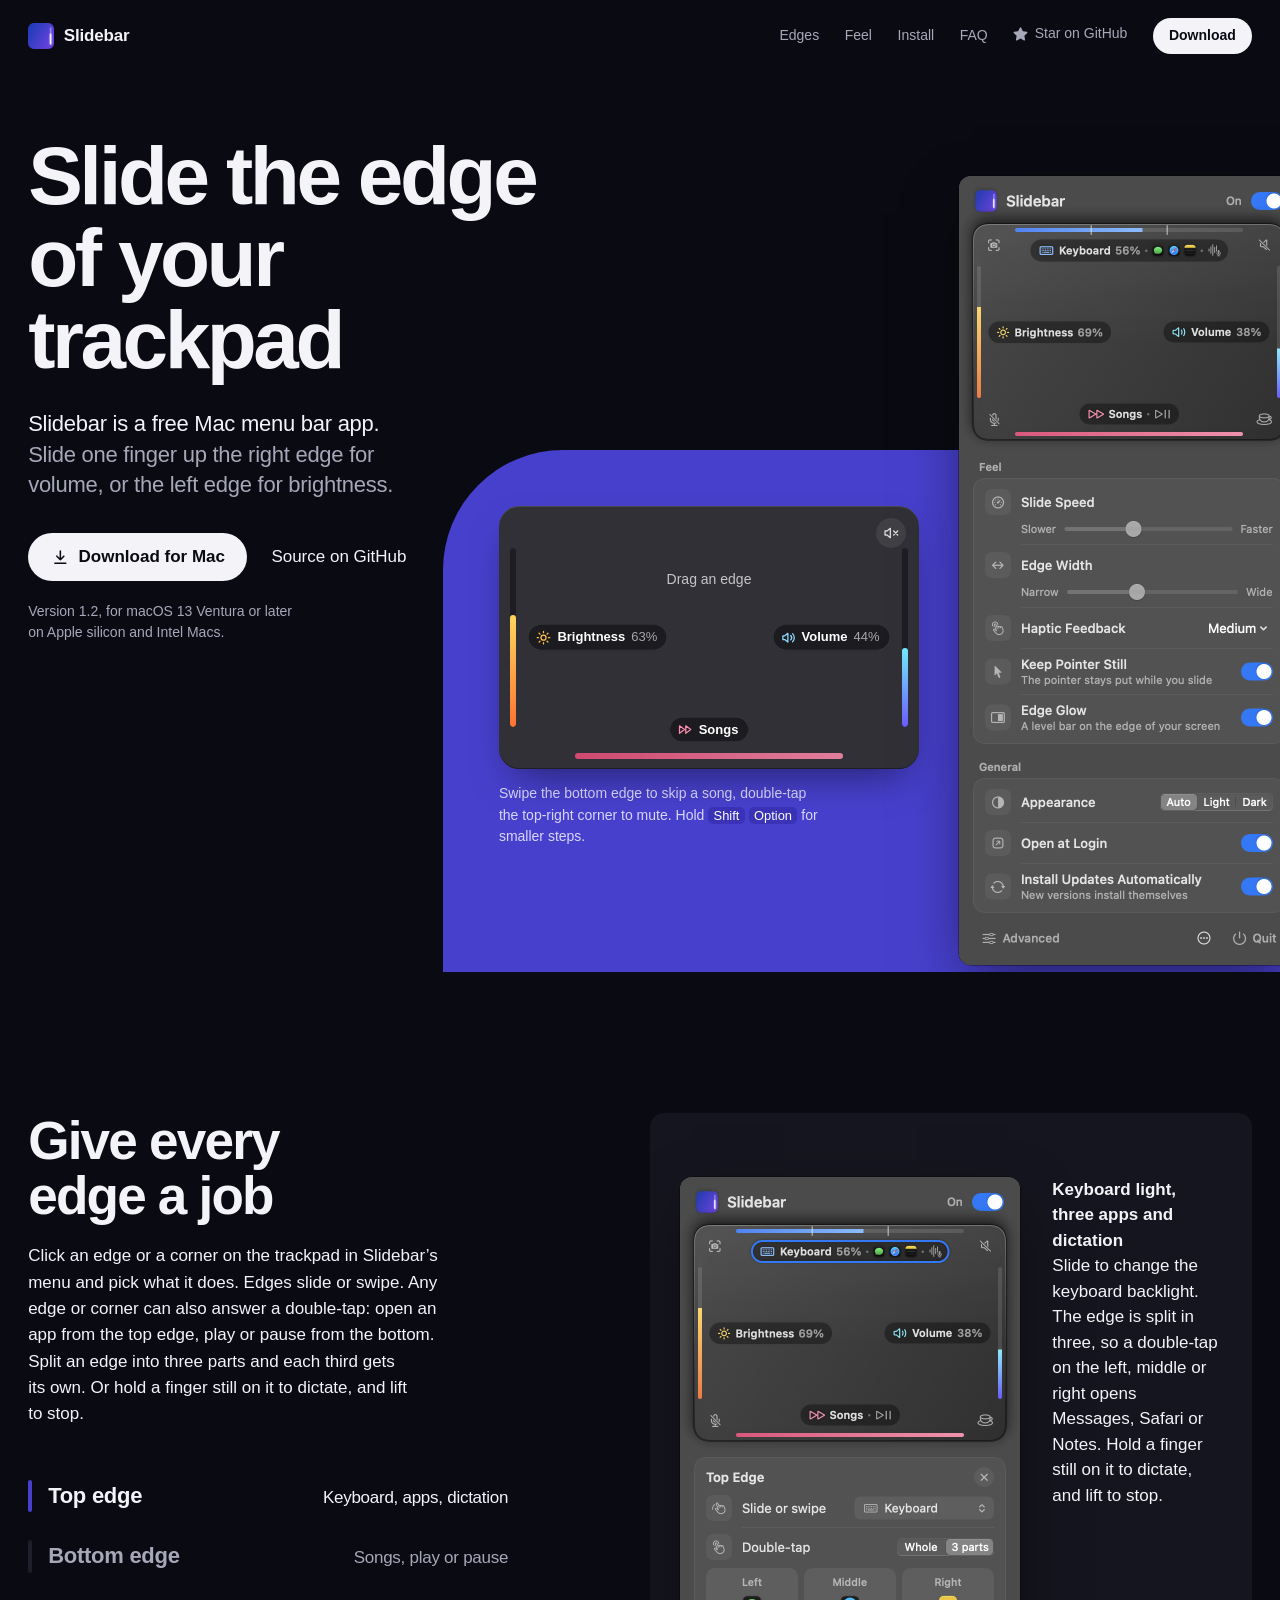
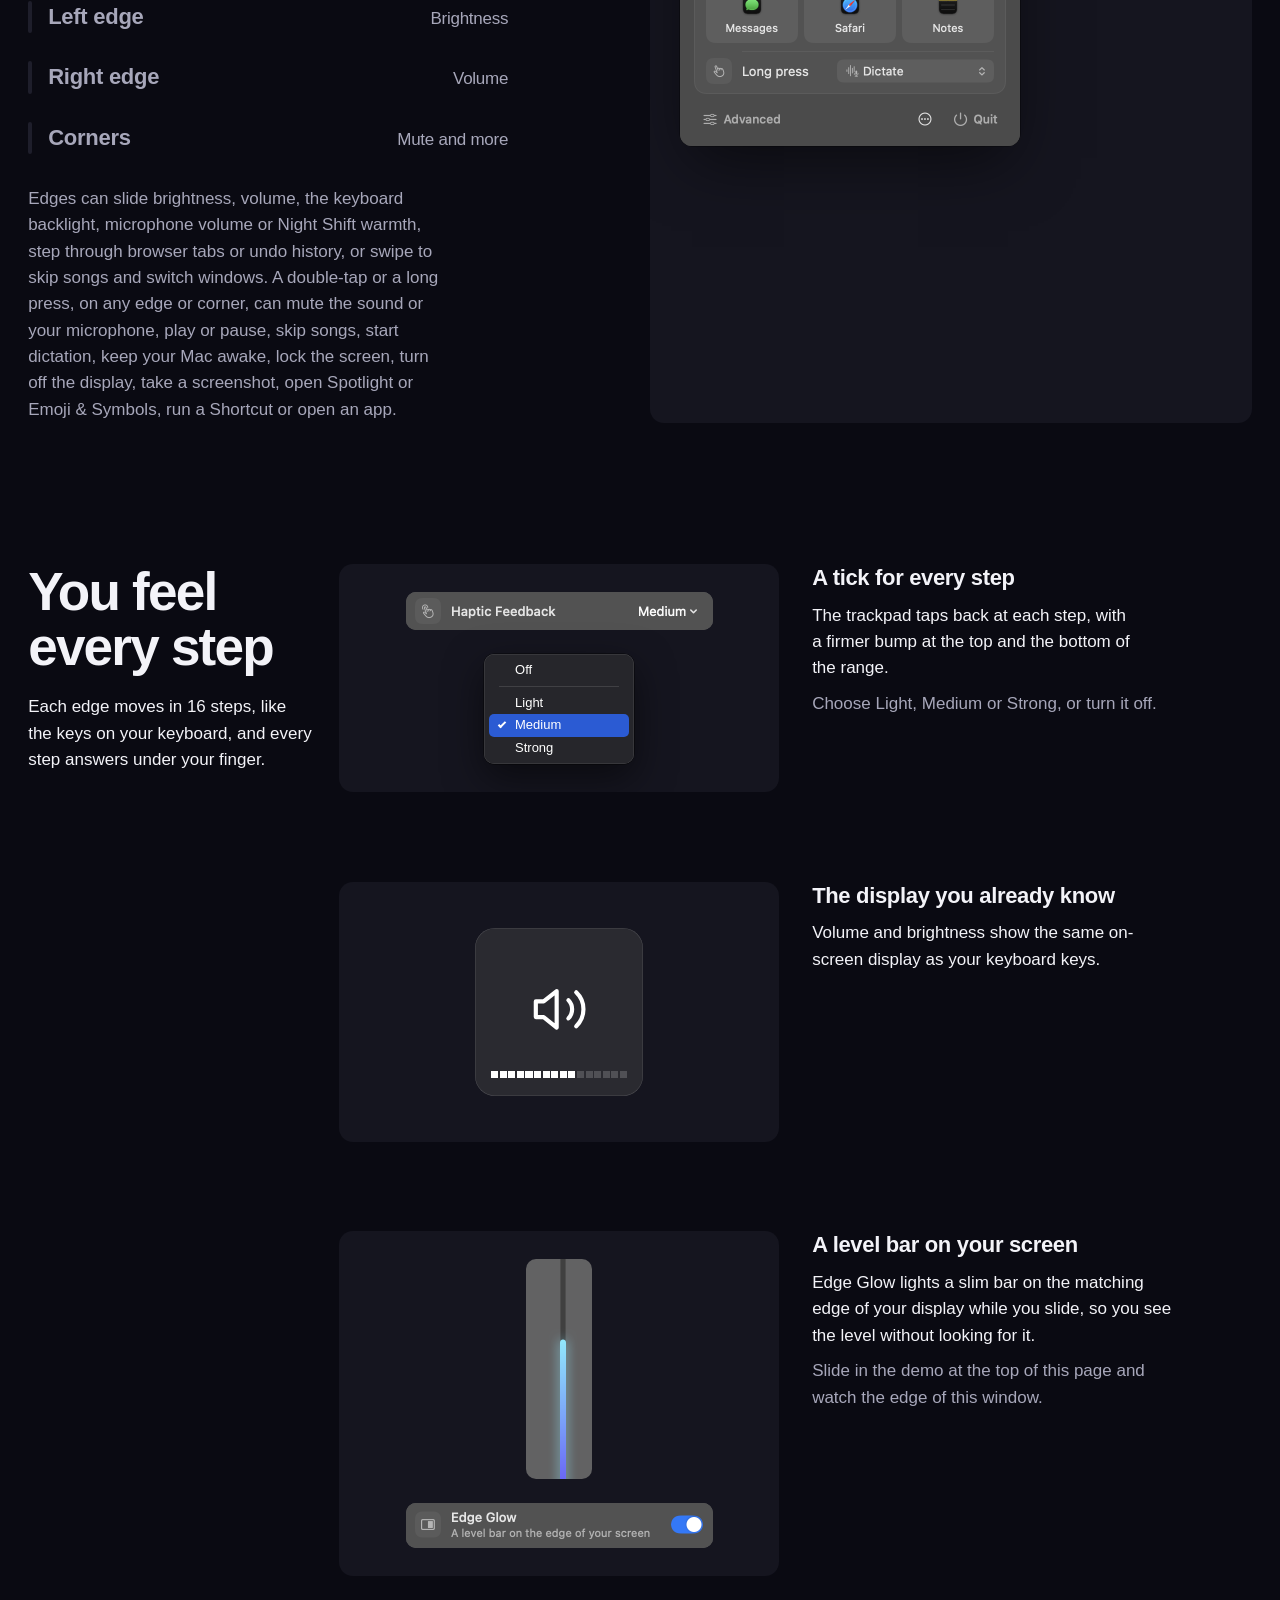
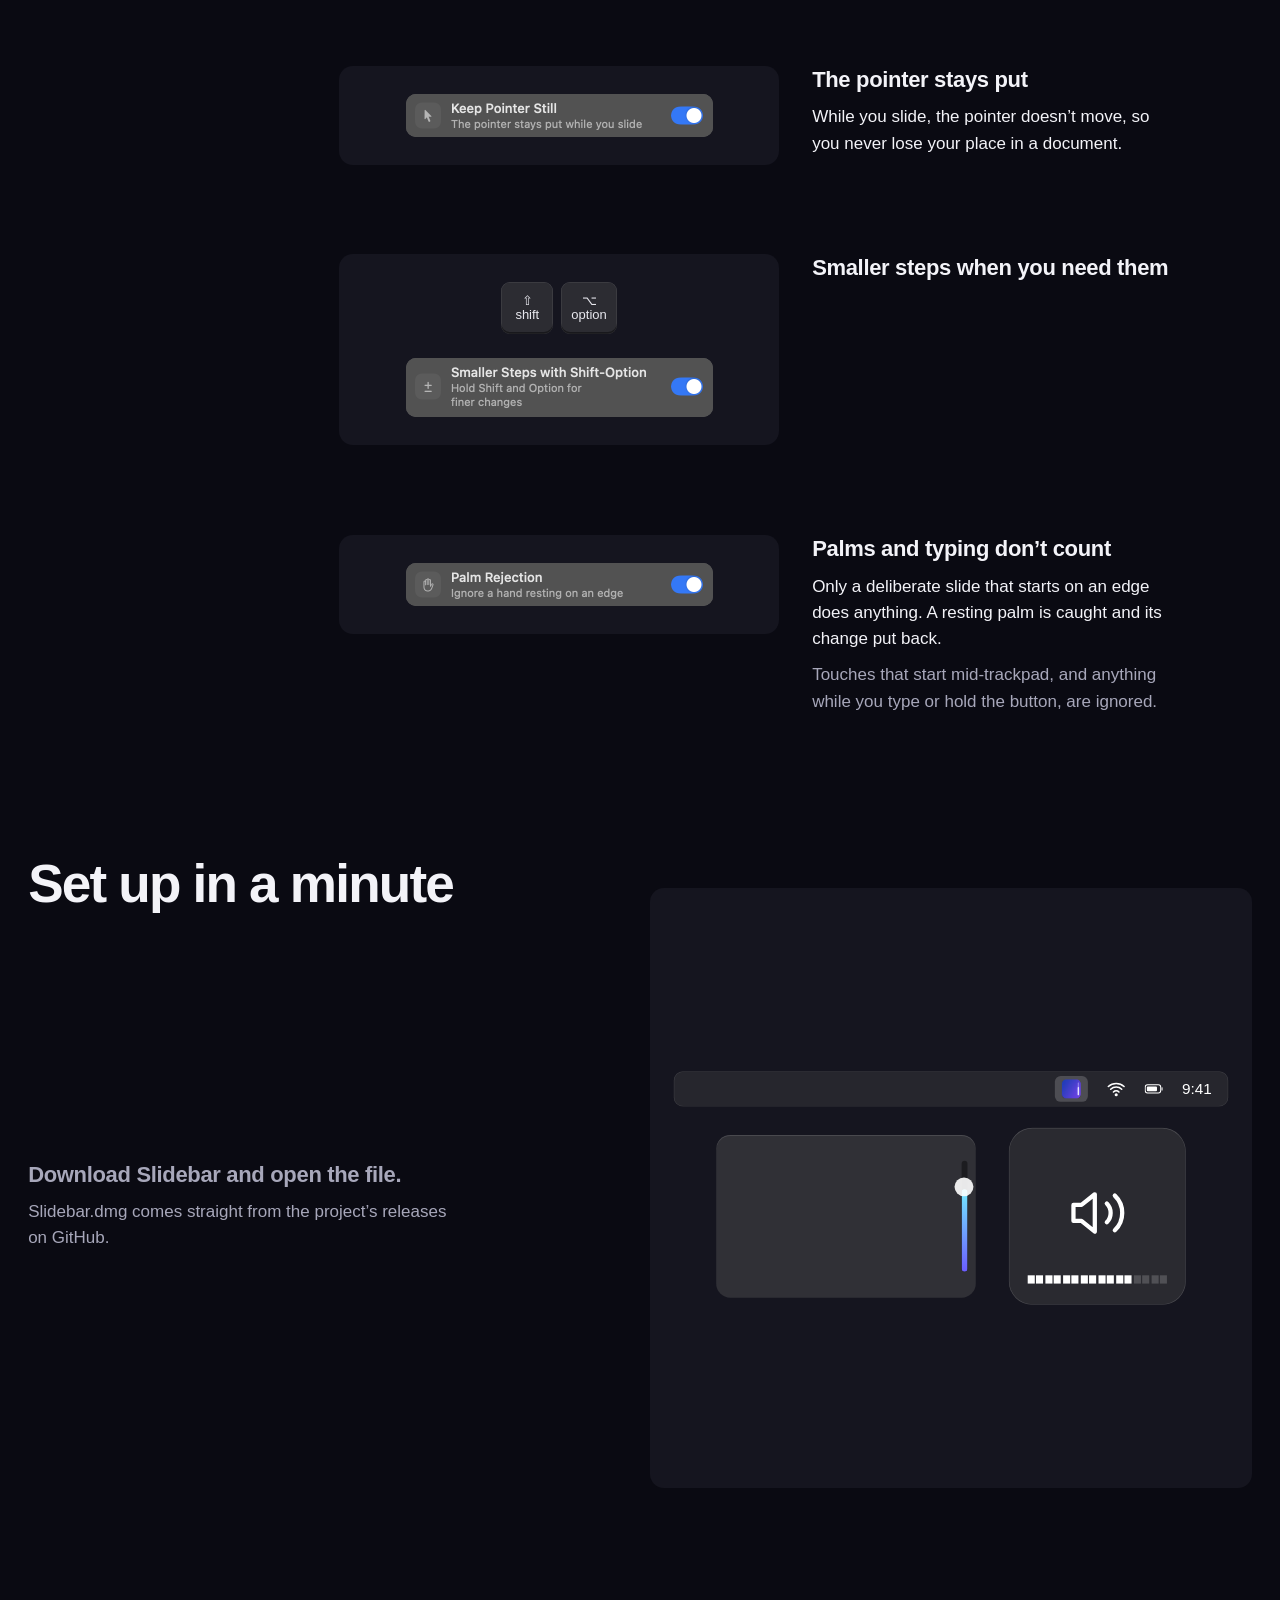
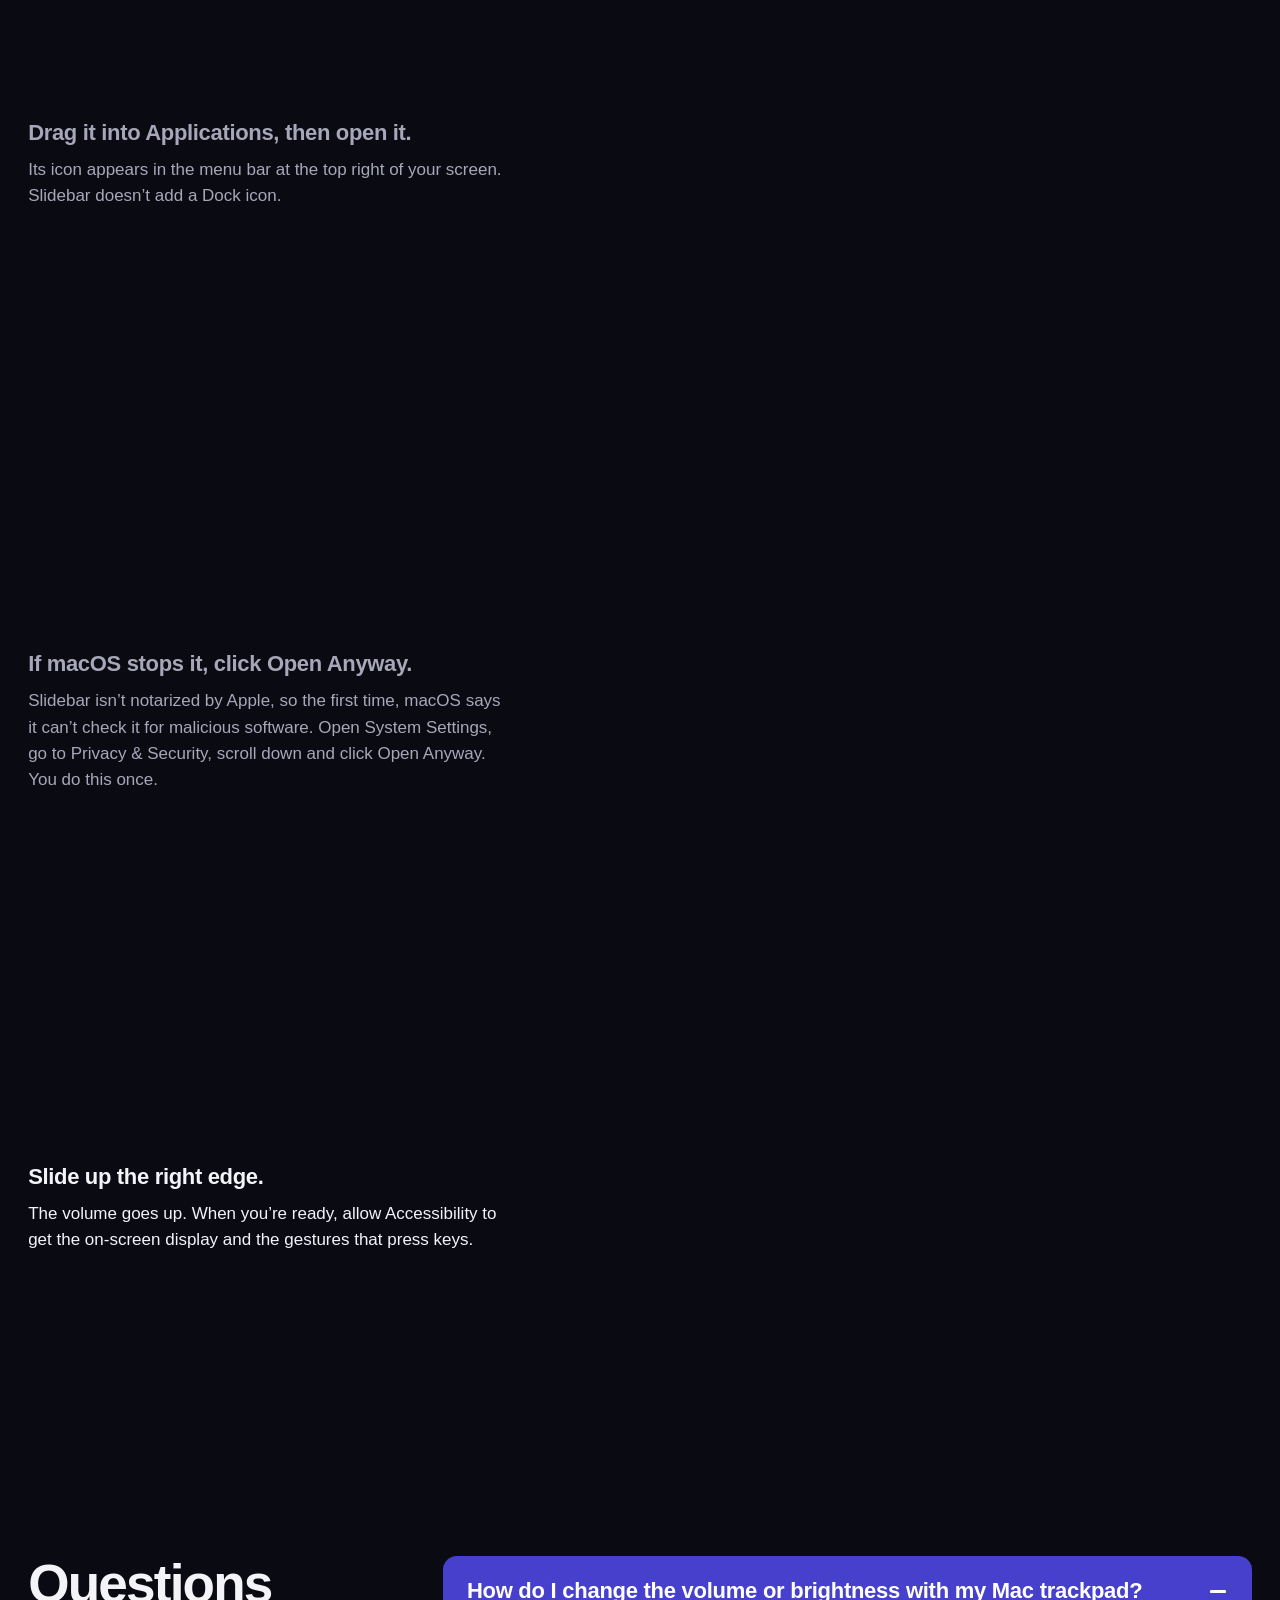
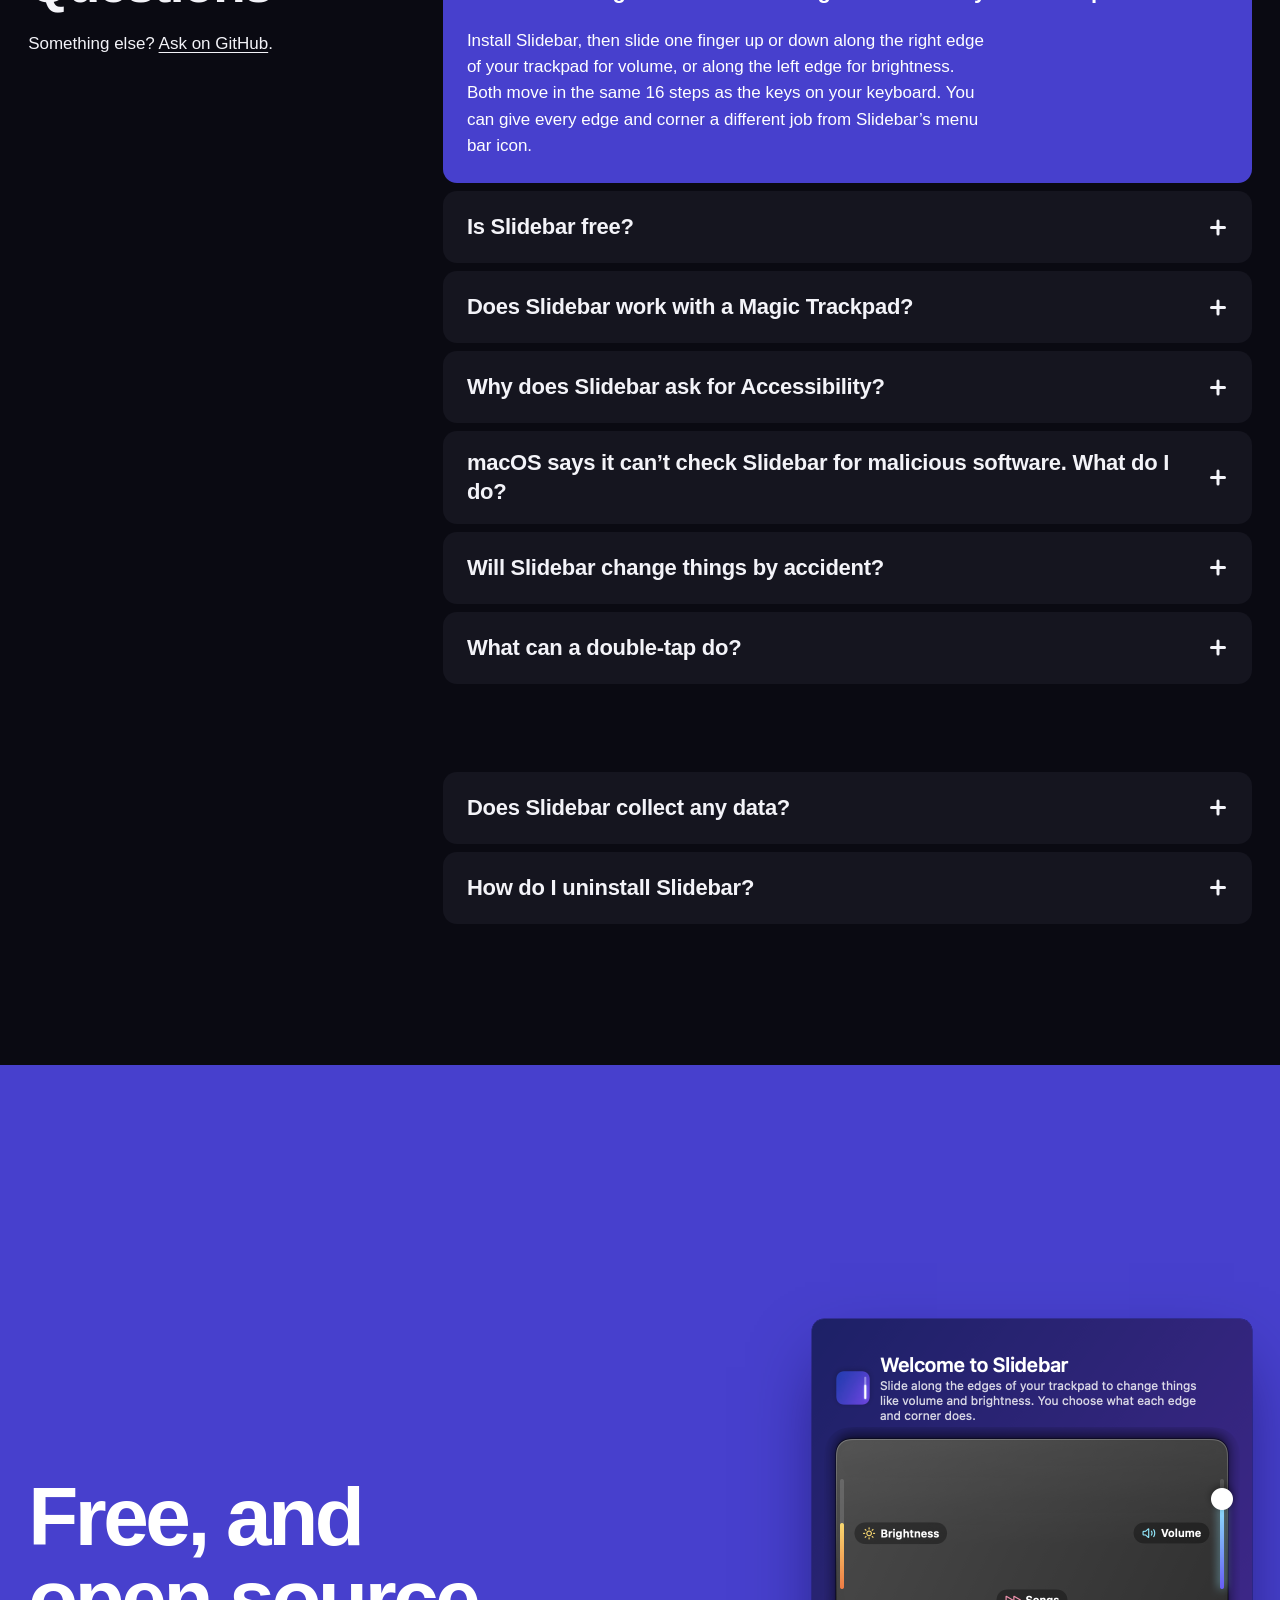
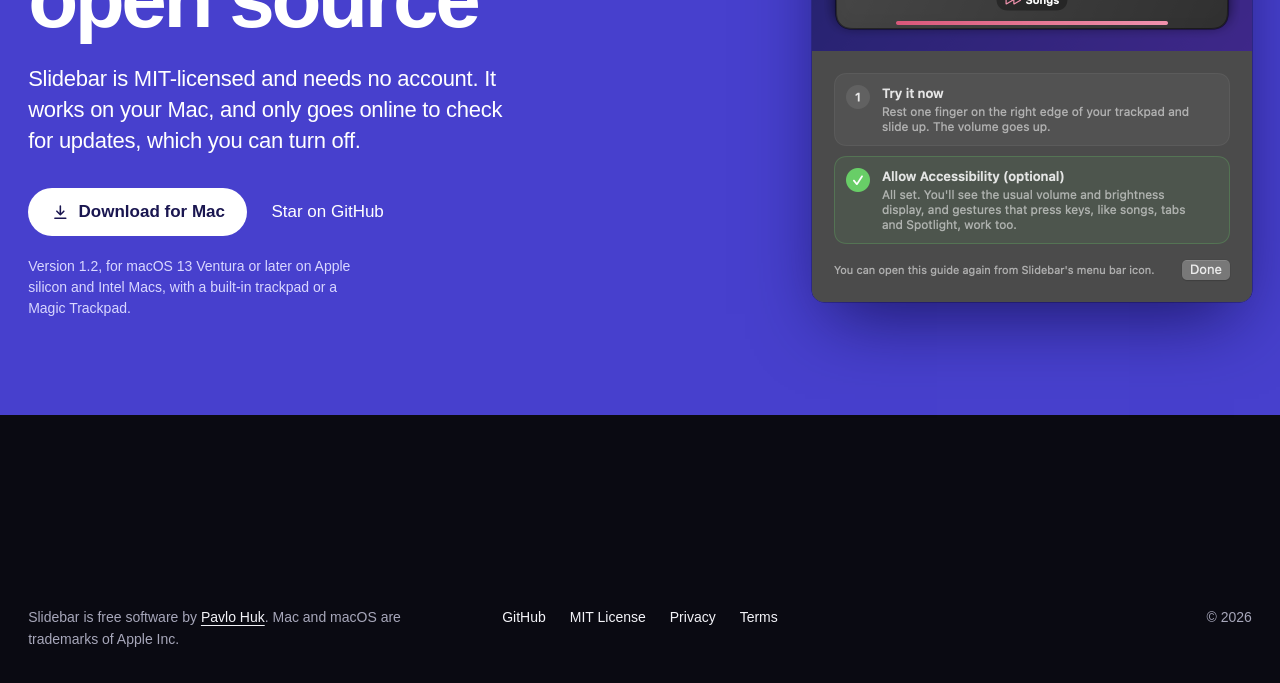
<file: website/index.html>
<!doctype html>
<html lang="en" class="no-js">
<head>
<meta charset="utf-8">
<meta name="viewport" content="width=device-width, initial-scale=1">
<title>Slidebar: trackpad edge sliders for Mac volume and brightness</title>
<meta name="description" content="Slidebar is a free, open-source menu bar app that turns your Mac trackpad’s edges into volume and brightness sliders, with double-taps, long presses and push-to-talk dictation.">
<link rel="canonical" href="https://hukpo.github.io/slidebar/">
<meta name="robots" content="index, follow, max-image-preview:large">
<meta name="author" content="Pavlo Huk">
<meta name="theme-color" content="#0a0a12">
<meta name="color-scheme" content="dark">
<meta property="og:type" content="website">
<meta property="og:site_name" content="Slidebar">
<meta property="og:url" content="https://hukpo.github.io/slidebar/">
<meta property="og:title" content="Slidebar: slide the edge of your Mac trackpad">
<meta property="og:description" content="A free, open-source menu bar app that turns your trackpad’s edges into volume and brightness sliders. For macOS 13 and later.">
<meta property="og:image" content="https://hukpo.github.io/slidebar/img/og.png">
<meta property="og:image:width" content="1200">
<meta property="og:image:height" content="630">
<meta property="og:image:alt" content="The Slidebar icon beside its menu bar window, which shows a drawing of a trackpad with brightness on the left edge and volume on the right.">
<meta property="og:locale" content="en_US">
<meta name="twitter:card" content="summary_large_image">
<meta name="twitter:title" content="Slidebar: slide the edge of your Mac trackpad">
<meta name="twitter:description" content="Turn your trackpad’s edges into volume and brightness sliders. Free and open source, for macOS 13 and later.">
<meta name="twitter:image" content="https://hukpo.github.io/slidebar/img/og.png">
<meta name="twitter:image:alt" content="The Slidebar icon beside its menu bar window, which shows a drawing of a trackpad with brightness on the left edge and volume on the right.">
<link rel="icon" type="image/png" href="favicon.png">
<link rel="apple-touch-icon" href="apple-touch-icon.png">
<script type="application/ld+json">
{
  "@context": "https://schema.org",
  "@graph": [
    {
      "@type": "SoftwareApplication",
      "@id": "https://hukpo.github.io/slidebar/#app",
      "name": "Slidebar",
      "description": "A free, open-source Mac menu bar app that turns the edges of your trackpad into volume and brightness sliders, with double-taps and long presses on any edge or corner, push-to-talk dictation, edge swipes and haptic feedback.",
      "applicationCategory": "UtilitiesApplication",
      "operatingSystem": "macOS 13 Ventura or later",
      "softwareVersion": "1.2",
      "url": "https://hukpo.github.io/slidebar/",
      "downloadUrl": "https://github.com/hukpo/slidebar/releases/latest/download/Slidebar.dmg",
      "installUrl": "https://github.com/hukpo/slidebar/releases/latest/download/Slidebar.dmg",
      "image": "https://hukpo.github.io/slidebar/img/icon-512.png",
      "screenshot": "https://hukpo.github.io/slidebar/img/menu-dark.png",
      "license": "https://github.com/hukpo/slidebar/blob/main/LICENSE",
      "isAccessibleForFree": true,
      "offers": { "@type": "Offer", "price": "0", "priceCurrency": "USD" },
      "author": { "@type": "Person", "name": "Pavlo Huk", "url": "https://github.com/hukpo" },
      "sameAs": ["https://github.com/hukpo/slidebar"]
    },
    {
      "@type": "WebSite",
      "@id": "https://hukpo.github.io/slidebar/#site",
      "name": "Slidebar",
      "url": "https://hukpo.github.io/slidebar/",
      "publisher": { "@type": "Person", "name": "Pavlo Huk", "url": "https://github.com/hukpo" }
    },
    {
      "@type": "FAQPage",
      "@id": "https://hukpo.github.io/slidebar/#faq",
      "mainEntity": [
        { "@type": "Question", "name": "How do I change the volume or brightness with my Mac trackpad?",
          "acceptedAnswer": { "@type": "Answer", "text": "Install Slidebar, then slide one finger up or down along the right edge of your trackpad for volume, or along the left edge for brightness. Both move in the same 16 steps as the keys on your keyboard. You can give every edge and corner a different job from Slidebar’s menu bar icon." } },
        { "@type": "Question", "name": "Is Slidebar free?",
          "acceptedAnswer": { "@type": "Answer", "text": "Yes. Slidebar is free and open source under the MIT License, and every feature is included. There are no accounts, ads or in-app purchases." } },
        { "@type": "Question", "name": "Does Slidebar work with a Magic Trackpad?",
          "acceptedAnswer": { "@type": "Answer", "text": "Yes. It works with the built-in trackpad of a MacBook and with Apple’s Magic Trackpad, on Apple silicon and Intel Macs running macOS 13 Ventura or later." } },
        { "@type": "Question", "name": "Why does Slidebar ask for Accessibility?",
          "acceptedAnswer": { "@type": "Answer", "text": "It’s optional. Without it, Slidebar still changes volume and brightness directly. Allowing Accessibility adds the usual on-screen volume and brightness display, and the gestures that press keys for you, like skipping songs, switching tabs and opening Spotlight. Slidebar doesn’t read your screen or what you type." } },
        { "@type": "Question", "name": "macOS says it can’t check Slidebar for malicious software. What do I do?",
          "acceptedAnswer": { "@type": "Answer", "text": "Slidebar isn’t notarized by Apple, so macOS shows this warning the first time you open it. Open System Settings, choose Privacy & Security, scroll down and click Open Anyway next to Slidebar. You only need to do this once. The source code is on GitHub if you’d like to read it or build the app yourself." } },
        { "@type": "Question", "name": "Will Slidebar change things by accident?",
          "acceptedAnswer": { "@type": "Answer", "text": "It only responds to a deliberate slide that starts on an edge. Touches that start in the middle of the trackpad are ignored, and so is anything while you type or hold the trackpad button down. If a resting palm moves a slider, Slidebar notices and puts the level back." } },
        { "@type": "Question", "name": "Can I dictate by holding my trackpad?",
          "acceptedAnswer": { "@type": "Answer", "text": "Yes. Set an edge or corner’s long press to Dictate in Slidebar’s menu. Rest one finger still there for half a second to start dictating into the app in front, and lift it to stop. It uses the app’s own Start Dictation command, so turn on Dictation in System Settings, Keyboard first, and allow Accessibility for Slidebar." } },
        { "@type": "Question", "name": "What can a double-tap do?",
          "acceptedAnswer": { "@type": "Answer", "text": "Double-tap a corner, or any edge on top of its slider, to mute the sound or your microphone, play or pause, skip songs, start dictation, keep your Mac awake, lock the screen, turn off the display, take a screenshot, open Spotlight or Emoji & Symbols, run one of your Shortcuts or open an app. Split an edge into three parts to give each third its own double-tap, and a long press can do any of the same things." } },
        { "@type": "Question", "name": "Does Slidebar collect any data?",
          "acceptedAnswer": { "@type": "Answer", "text": "No. Touches are handled in memory on your Mac and never leave it. The only time Slidebar goes online is an optional check for updates, which asks for one small file and sends nothing about you." } },
        { "@type": "Question", "name": "How do I uninstall Slidebar?",
          "acceptedAnswer": { "@type": "Answer", "text": "Choose Quit in Slidebar’s menu, then drag Slidebar from your Applications folder to the Trash. If you allowed Accessibility, you can also remove Slidebar from the list in System Settings, Privacy & Security, Accessibility." } }
      ]
    }
  ]
}
</script>
<script>document.documentElement.classList.replace("no-js", "js");</script>
<script src="config.js"></script>
<style>
  :root {
    /* Brand: the app icon's indigo tile, on a near-black ground. */
    --bg: #0a0a12;
    --surface: #15151f;
    --surface-2: #1e1e2b;
    --ink: #f3f3f8;
    --muted: #a7a7ba;
    --accent: #4740cd;
    --accent-deep: #3a33b8;
    --accent-ink: #ffffff;
    --accent-muted: #d9d7ff;

    --font: -apple-system, BlinkMacSystemFont, "SF Pro Text", "Segoe UI", "Helvetica Neue", Arial, sans-serif;
    --font-display: -apple-system, BlinkMacSystemFont, "SF Pro Display", "Segoe UI", "Helvetica Neue", Arial, sans-serif;

    --step-small: 0.875rem;                                  /* 14 */
    --step-body: clamp(1rem, 0.96rem + 0.18vw, 1.0625rem);   /* 16–17 */
    --step-lead: clamp(1.1875rem, 1.1rem + 0.35vw, 1.375rem);/* 19–22 */
    --step-head: clamp(2.125rem, 1.4rem + 2.4vw, 3.5rem);    /* 34–56 */
    --step-display: clamp(2.75rem, 1.6rem + 4.4vw, 5.5rem);  /* 44–88 */

    --margin: clamp(1rem, 2.2vw, 2rem);
    --gutter: clamp(0.75rem, 1.6vw, 1.5rem);
    --col: calc((100vw - 2 * var(--margin) - 11 * var(--gutter)) / 12);
    --section: clamp(6rem, 11vw, 10.5rem);
    --radius: 14px;

    --ease-out: cubic-bezier(0.22, 1, 0.36, 1);
    --ease-expo: cubic-bezier(0.16, 1, 0.3, 1);
    --ease-in-out: cubic-bezier(0.76, 0, 0.24, 1);
  }
  @supports (width: 100dvw) { :root { --col: calc((100dvw - 2 * var(--margin) - 11 * var(--gutter)) / 12); } }

  *, *::before, *::after { box-sizing: border-box; }
  html { color-scheme: dark; -webkit-text-size-adjust: 100%; text-size-adjust: 100%; }
  body { margin: 0; background: var(--bg); color: var(--ink); font-family: var(--font); font-size: var(--step-body); line-height: 1.55; -webkit-font-smoothing: antialiased; text-rendering: optimizeLegibility; overflow-x: hidden; }
  h1, h2, h3, p, figure, ul, ol, dl, dd, blockquote { margin: 0; }
  ul[class], ol[class] { list-style: none; padding: 0; }
  img, svg, picture { display: block; max-width: 100%; }
  img { height: auto; }
  button { font: inherit; color: inherit; background: none; border: 0; padding: 0; cursor: pointer; }
  a { color: inherit; }
  h1, h2, h3 { font-family: var(--font-display); text-wrap: balance; hyphens: none; }
  p { text-wrap: pretty; }
  ::selection { background: var(--accent); color: var(--accent-ink); }
  :focus-visible { outline: 2px solid #8f88ff; outline-offset: 3px; border-radius: 6px; }
  :target { scroll-margin-top: 1.5rem; }
  .sr-only { position: absolute; width: 1px; height: 1px; overflow: hidden; clip-path: inset(50%); white-space: nowrap; }
  .wrap { padding-inline: var(--margin); }
  .grid { display: grid; grid-template-columns: repeat(12, minmax(0, 1fr)); column-gap: var(--gutter); }
  [hidden] { display: none !important; }

  /* Type roles */
  .display { font-size: var(--step-display); font-weight: 650; line-height: 1; letter-spacing: -0.042em; }
  .head { font-size: var(--step-head); font-weight: 650; line-height: 1.04; letter-spacing: -0.034em; }
  .lead { font-size: var(--step-lead); line-height: 1.4; letter-spacing: -0.012em; }
  .small { font-size: var(--step-small); line-height: 1.5; }
  .muted { color: var(--muted); }

  /* Controls: one button shape, fully round */
  .button { display: inline-flex; align-items: center; justify-content: center; gap: 0.55em; min-height: 3rem; padding: 0 1.4rem; border-radius: 999px; background: var(--ink); color: var(--bg); font-size: var(--step-body); font-weight: 600; text-decoration: none; white-space: nowrap; transition: transform 140ms var(--ease-out), background-color 180ms ease; }
  .button svg { width: 1.1em; height: 1.1em; flex: none; }
  .button:active { transform: scale(0.97); }
  .link { text-decoration: underline; text-decoration-color: transparent; text-underline-offset: 0.22em; text-decoration-thickness: 0.07em; transition: text-decoration-color 180ms ease, color 180ms ease; }
  .link-plain { text-decoration: underline; text-underline-offset: 0.2em; text-decoration-thickness: 0.07em; }
  @media (hover: hover) and (pointer: fine) {
    .button:hover { background: #ffffff; }
    .link:hover { text-decoration-color: currentColor; }
  }
  kbd { font: inherit; font-size: 0.92em; padding: 0.08em 0.42em; border-radius: 5px; background: var(--surface-2); color: var(--ink); }

  /* Navigation: a plain row, not sticky */
  .nav { display: flex; align-items: center; justify-content: space-between; gap: 1.5rem; height: 4.5rem; }
  .brand { display: inline-flex; align-items: center; gap: 0.6rem; font-weight: 650; font-size: var(--step-body); letter-spacing: -0.01em; text-decoration: none; }
  .brand img { width: 26px; height: 26px; }
  .nav ul { list-style: none; margin: 0; padding: 0; display: flex; align-items: center; gap: clamp(1rem, 2vw, 1.75rem); font-size: var(--step-small); }
  .nav ul a:not(.button) { color: var(--muted); text-decoration: none; transition: color 180ms ease; }
  .nav ul a:not(.button):hover { color: var(--ink); }
  .nav .star { display: inline-flex; align-items: center; gap: 0.4rem; }
  .nav .star svg { width: 15px; height: 15px; }
  .nav .button { min-height: 2.25rem; padding: 0 1rem; font-size: var(--step-small); }

  /* ---------- Hero: fragment on a shaped stage ---------- */
  .hero { position: relative; overflow: hidden; }
  .hero-copy { position: relative; z-index: 2; padding-top: clamp(2.5rem, 7vh, 4.5rem); }
  .hero-copy { pointer-events: none; }
  .hero-copy > * { pointer-events: auto; }
  .hero-copy .actions { width: fit-content; }
  .hero h1 { max-width: 12ch; }
  .lines .line { display: block; overflow: hidden; padding-bottom: 0.08em; margin-bottom: -0.08em; }
  .lines [data-line] { display: block; }
  .hero .lede { max-width: 31ch; margin-top: 1.75rem; color: var(--ink); }
  .hero .lede span { color: var(--muted); }
  .actions { display: flex; flex-wrap: wrap; align-items: center; gap: 0.75rem 1.5rem; margin-top: 2rem; }
  .actions .link { color: var(--ink); font-weight: 500; }
  .hero .meta { margin-top: 1.25rem; color: var(--muted); max-width: 34ch; }
  .phone-note { display: none; margin-top: 1rem; color: var(--muted); max-width: 34ch; }
  .phone-note button { color: var(--ink); font-weight: 600; text-decoration: underline; text-underline-offset: 0.2em; }
  .on-phone .phone-note { display: block; }

  .stage { position: relative; background: var(--accent); color: var(--accent-ink); }
  .hero-stage { margin-top: 2.5rem; margin-inline: calc(var(--margin) * -1); padding: 1rem var(--margin) 1.5rem; border-top-left-radius: 72px; }
  .hero-stage .pad-wrap { width: 100%; max-width: 540px; }
  .demo-note { margin-top: 0.9rem; font-size: var(--step-small); color: var(--accent-muted); max-width: 46ch; }
  .demo-note kbd { background: var(--accent-deep); color: #fff; }
  .hero-pop { display: none; }

  @media (min-width: 64em) {
    .hero { min-height: max(50rem, 100svh); }
    .hero-stage { position: absolute; margin: 0; z-index: 1; left: calc(var(--margin) + 4 * (var(--col) + var(--gutter))); right: 0; top: 42%; bottom: 0; padding: 56px; border-top-left-radius: 120px; }
    .hero-stage .pad-wrap { width: clamp(420px, calc(100vw - var(--margin) - 380px - (var(--margin) + 4 * (var(--col) + var(--gutter))) - 56px), 540px); }
    .hero-pop { display: block; position: absolute; z-index: 3; top: 6.5rem; width: 340px;
      left: calc(var(--margin) + 4 * (var(--col) + var(--gutter)) + 56px + clamp(420px, calc(100vw - var(--margin) - 380px - (var(--margin) + 4 * (var(--col) + var(--gutter))) - 56px), 540px) + 40px); }
  }
  @media (max-width: 63.99em) {
    .hero-stage { margin-inline: 0; padding-top: 1.25rem; }
  }

  /* The product's own window: the real screenshot, with a popover's corners */
  [data-ui].pop { border-radius: 12px; overflow: hidden; background: #4b4b4b; box-shadow: 0 24px 60px -12px rgba(0,0,0,0.55), 0 0 0 0.5px rgba(0,0,0,0.6); }
  [data-ui].pop img { width: 100%; }

  /* ---------- The trackpad demo (a fragment of the product: data-ui) ---------- */
  [data-ui].pad { position: relative; aspect-ratio: 16 / 10; border-radius: 4.8% / 7.7%; background: #303036; box-shadow: inset 0 1px 0 rgba(255,255,255,0.12), inset 0 -1px 0 rgba(0,0,0,0.35), 0 18px 40px -16px rgba(0,0,0,0.55); touch-action: pan-y; user-select: none; -webkit-user-select: none; font-family: var(--font); color: #fff; container-type: inline-size; }
  [data-ui].pad:focus-visible { outline: 3px solid #fff; outline-offset: 4px; }
  [data-ui] .zone { position: absolute; touch-action: none; }
  [data-ui] .zone.left { left: 0; top: 0; bottom: 13%; width: 13%; cursor: ns-resize; }
  [data-ui] .zone.right { right: 0; top: 13%; bottom: 13%; width: 13%; cursor: ns-resize; }
  [data-ui] .zone.bottom { left: 13%; right: 13%; bottom: 0; height: 15%; cursor: ew-resize; }
  [data-ui] .zone.corner { right: 0; top: 0; width: 13%; height: 13%; cursor: pointer; }
  [data-ui] .strip { position: absolute; border-radius: 99px; background: rgba(0,0,0,0.38); pointer-events: none; overflow: hidden; }
  [data-ui] .strip.left { left: 2.6%; top: 16%; bottom: 16%; width: 1.35%; min-width: 5px; }
  [data-ui] .strip.right { right: 2.6%; top: 16%; bottom: 16%; width: 1.35%; min-width: 5px; }
  [data-ui] .strip.bottom { left: 18%; right: 18%; bottom: 3.8%; height: 2.2%; min-height: 5px; background: linear-gradient(90deg, #eb4d7a, #ff8cad); opacity: 0.85; } /* taste-skill-ignore: the app's own level colours */
  [data-ui] .fill { position: absolute; left: 0; right: 0; bottom: 0; border-radius: 99px; transition: height 160ms var(--ease-out), opacity 200ms ease; }
  [data-ui] .strip.left .fill { background: linear-gradient(0deg, #ff7333, #ffd65c); } /* taste-skill-ignore: the app's own level colours */
  [data-ui] .strip.right .fill { background: linear-gradient(0deg, #6b5cff, #73ebff); } /* taste-skill-ignore: the app's own level colours */
  [data-ui] .strip.hot { box-shadow: 0 0 0 2px rgba(255,255,255,0.5); }
  [data-ui] .chip { position: absolute; display: inline-flex; align-items: center; gap: 6px; padding: 5px 10px 5px 8px; border-radius: 99px; background: rgba(20,20,24,0.72); box-shadow: inset 0 0 0 0.5px rgba(255,255,255,0.14); font-size: 13px; font-weight: 600; line-height: 1.2; white-space: nowrap; pointer-events: none; transition: transform 200ms var(--ease-out), background-color 200ms ease; }
  [data-ui] .chip b { font-weight: 500; color: rgba(255,255,255,0.62); font-variant-numeric: tabular-nums; }
  [data-ui] .chip svg { width: 15px; height: 15px; flex: none; }
  [data-ui] .chip.left { left: 7%; top: 50%; transform: translateY(-50%); }
  [data-ui] .chip.right { right: 7%; top: 50%; transform: translateY(-50%); }
  [data-ui] .chip.bottom { left: 50%; bottom: 10%; transform: translateX(-50%); }
  [data-ui] .chip.bottom.flash { background: rgba(235,77,122,0.9); }
  [data-ui] .chip .sun { color: #ffc24a; }
  [data-ui] .chip .spk { color: #8fdcff; }
  [data-ui] .chip .fwd { color: #ff8cad; }
  [data-ui] .corner-btn { position: absolute; right: 3%; top: 4.6%; width: 30px; height: 30px; border-radius: 50%; display: grid; place-items: center; background: rgba(255,255,255,0.08); color: rgba(255,255,255,0.8); pointer-events: none; transition: background-color 200ms ease, color 200ms ease; }
  [data-ui] .corner-btn svg { width: 16px; height: 16px; }
  [data-ui] .corner-btn.on { background: #f5913a; color: #fff; }
  [data-ui] .hint { position: absolute; left: 50%; top: 24%; transform: translateX(-50%); font-size: 14px; color: rgba(255,255,255,0.72); pointer-events: none; transition: opacity 300ms ease; white-space: nowrap; }
  [data-ui] .finger { position: absolute; width: 30px; height: 30px; margin: -15px 0 0 -15px; border-radius: 50%; background: rgba(255,255,255,0.9); box-shadow: 0 2px 10px rgba(0,0,0,0.4); opacity: 0; pointer-events: none; transition: opacity 200ms ease; }
  [data-ui] .finger.on { opacity: 1; }
  [data-ui] .finger.ghost { transition: opacity 300ms ease, top 1100ms var(--ease-expo); }
  [data-ui] .finger.ghost.on { opacity: 0.6; }
  /* macOS on-screen display, as it appears on the screen */
  [data-ui] .hud { position: absolute; left: 50%; top: 50%; width: clamp(124px, 30cqi, 158px); aspect-ratio: 1; transform: translate(-50%, -46%) scale(0.96); border-radius: 18px; background: rgba(28,28,32,0.86); box-shadow: inset 0 0 0 0.5px rgba(255,255,255,0.16); display: grid; grid-template-rows: 1fr auto; justify-items: center; padding: 18px 14px 16px; opacity: 0; pointer-events: none; transition: opacity 180ms ease, transform 220ms var(--ease-out); }
  [data-ui] .hud.show { opacity: 1; transform: translate(-50%, -50%) scale(1); }
  [data-ui] .hud svg { width: 46%; height: auto; align-self: center; color: rgba(255,255,255,0.9); }
  [data-ui] .hud .segs { display: grid; grid-template-columns: repeat(16, 1fr); gap: 1.5px; width: 100%; height: 7px; }
  [data-ui] .hud .segs i { background: rgba(255,255,255,0.18); }
  [data-ui] .hud .segs i.on { background: rgba(255,255,255,0.95); }
  [data-ui] .hud .segs i.q { position: relative; }
  [data-ui] .hud .segs i.q::after { content: ""; position: absolute; inset: 0 auto 0 0; width: var(--q); background: rgba(255,255,255,0.95); }
  [data-ui] .hud .segs.hide { visibility: hidden; }
  .no-js [data-ui] .hint, .no-js .demo-note { display: none; }

  /* The level bar on the edge of your screen (Edge Glow), shown while the demo slides */
  [data-ui].edge-glow { position: fixed; z-index: 50; top: 50%; width: 6px; height: min(50vh, 420px); transform: translateY(-50%); border-radius: 99px; background: rgba(0,0,0,0.45); box-shadow: inset 0 0 0 0.5px rgba(255,255,255,0.18); opacity: 0; pointer-events: none; transition: opacity 260ms ease, translate 260ms var(--ease-out); }
  [data-ui].edge-glow.right { right: 6px; translate: 14px 0; }
  [data-ui].edge-glow.left { left: 6px; translate: -14px 0; }
  [data-ui].edge-glow.show { opacity: 1; translate: 0 0; }
  [data-ui].edge-glow i { position: absolute; left: 0; right: 0; bottom: 0; border-radius: 99px; transition: height 160ms var(--ease-out); }
  [data-ui].edge-glow.right i { background: linear-gradient(0deg, #6b5cff, #73ebff); box-shadow: 0 0 12px rgba(115,235,255,0.7); } /* taste-skill-ignore: the app's own level colours */
  [data-ui].edge-glow.left i { background: linear-gradient(0deg, #ff7333, #ffd65c); box-shadow: 0 0 12px rgba(255,214,92,0.7); } /* taste-skill-ignore: the app's own level colours */

  /* ---------- Sections ---------- */
  section { padding-top: var(--section); }

  /* Edges: index of edges, live sheet */
  .edges-copy { grid-column: 1 / span 5; align-self: start; }
  .edges-copy p { margin-top: 1.25rem; max-width: 44ch; }
  .spots { margin-top: 2.5rem; display: grid; gap: 0.25rem; max-width: 30rem; }
  .spots button { position: relative; display: flex; align-items: baseline; justify-content: space-between; gap: 1rem; width: 100%; padding: 0.7rem 0 0.7rem 1.25rem; text-align: left; font-size: var(--step-lead); font-weight: 600; letter-spacing: -0.012em; color: var(--muted); transition: color 180ms ease; min-height: 44px; }
  .spots button span { font-size: var(--step-body); font-weight: 400; color: var(--muted); }
  .spots button::before { content: ""; position: absolute; left: 0; top: 0.75rem; bottom: 0.75rem; width: 4px; border-radius: 4px; background: var(--surface-2); transition: background-color 200ms ease; }
  .spots button[aria-pressed="true"] { color: var(--ink); }
  .spots button[aria-pressed="true"] span { color: var(--ink); }
  .spots button[aria-pressed="true"]::before { background: var(--accent); }
  @media (hover: hover) and (pointer: fine) { .spots button:hover { color: var(--ink); } }
  .edges-all { margin-top: 2rem; color: var(--muted); max-width: 52ch; }
  .sheet { grid-column: 7 / span 6; position: relative; min-height: 640px; border-radius: var(--radius); background: var(--surface); overflow: hidden; }
  .sheet-inner { position: absolute; left: clamp(24px, 5%, 64px); top: 64px; width: 340px; }
  #spotShot { display: block; transition: opacity 180ms ease; }
  #spotShot.swap { opacity: 0; }
  /* A native macOS menu (NSMenu), drawn at its true size */
  [data-ui].menu { position: absolute; z-index: 2; width: 236px; padding: 5px; border-radius: 10px; background: rgba(40,40,44,0.97); box-shadow: inset 0 0 0 0.5px rgba(255,255,255,0.16), 0 0 0 0.5px rgba(0,0,0,0.7), 0 14px 38px rgba(0,0,0,0.5); font-size: 13px; line-height: 1.25; color: #fff; transition: opacity 200ms ease, transform 200ms var(--ease-out); }
  [data-ui].menu.static { position: relative; width: 150px; }
  [data-ui] .menu-h { padding: 5px 10px 3px 26px; font-size: 11px; font-weight: 600; color: rgba(255,255,255,0.5); }
  [data-ui] .menu-i { position: relative; display: flex; align-items: center; gap: 7px; padding: 3px 10px 3px 26px; border-radius: 5px; min-height: 22px; }
  [data-ui] .menu-i svg { width: 14px; height: 14px; color: rgba(255,255,255,0.8); flex: none; }
  [data-ui] .menu-i.on::before { content: ""; position: absolute; left: 11px; top: 50%; width: 4px; height: 8px; margin-top: -6px; border: solid #fff; border-width: 0 2px 2px 0; transform: rotate(45deg); }
  [data-ui] .menu-i.hl { background: #2b5bd3; }
  [data-ui] .menu-i .more { margin-left: auto; opacity: 0.6; }
  [data-ui] .menu-sep { height: 1px; margin: 5px 10px; background: rgba(255,255,255,0.12); }
  .sheet-caption { position: absolute; left: clamp(24px, 5%, 64px); right: 24px; bottom: 24px; z-index: 3; color: var(--ink); max-width: 46ch; padding: 0.9rem 1.1rem; border-radius: 10px; background: var(--surface-2); }
  .sheet-caption strong { display: block; font-weight: 650; }
  @media (max-width: 74.99em) {
    .sheet { display: flex; flex-direction: column; min-height: 780px; padding-bottom: 24px; }
    .sheet-caption { position: static; order: -1; margin: 16px 16px 0; max-width: none; }
    .sheet-inner { position: relative; left: auto; top: auto; margin: 24px 0 0 clamp(16px, 5%, 64px); flex: none; }
  }
  @media (min-width: 75em) {
    .sheet { min-height: 700px; }
    .sheet-caption { left: calc(clamp(24px, 5%, 64px) + 340px + 32px); right: 32px; top: 64px; bottom: auto; padding: 0; background: none; font-size: var(--step-body); }
  }

  /* Feel: small proof beside text */
  .feel-head { grid-column: 1 / span 3; align-self: start; position: sticky; top: 2.5rem; }
  .feel-head p { margin-top: 1.25rem; max-width: 30ch; }
  .proofs { grid-column: 4 / span 9; display: grid; gap: clamp(3.5rem, 7vw, 6.5rem); }
  .proof { display: grid; grid-template-columns: minmax(0, 5fr) minmax(0, 5fr); column-gap: clamp(1.25rem, 2.6vw, 2.5rem); align-items: start; }
  .proof .panel { border-radius: var(--radius); background: var(--surface); display: grid; place-items: center; padding: 28px; overflow: hidden; }
  .proof h3 { font-size: var(--step-lead); font-weight: 650; line-height: 1.25; letter-spacing: -0.015em; }
  .proof p { margin-top: 0.7rem; max-width: 38ch; }
  .proof p + p { margin-top: 0.6rem; color: var(--muted); }
  [data-ui].crop { width: 307px; max-width: 100%; border-radius: 10px; overflow: hidden; background: #525252; box-shadow: inset 0 0 0 0.5px rgba(255,255,255,0.1); }
  [data-ui].crop img { width: 100%; }
  .panel.tall { min-height: 260px; }
  .panel.glow, .panel.duo { display: flex; flex-wrap: wrap; gap: 24px 28px; align-items: center; justify-content: center; }
  [data-ui].glowshot { width: 66px; height: 220px; border-radius: 10px; overflow: hidden; }
  [data-ui].glowshot img { width: 66px; height: 300px; max-width: none; margin-top: -40px; }
  [data-ui].hud-static, [data-ui] .hud-static { position: relative; width: 168px; aspect-ratio: 1; border-radius: 20px; background: #2a2a30; box-shadow: inset 0 0 0 0.5px rgba(255,255,255,0.16); display: grid; grid-template-rows: 1fr auto; justify-items: center; padding: 20px 16px 18px; color: #fff; }
  [data-ui].hud-static svg, [data-ui] .hud-static svg { width: 46%; align-self: center; }
  [data-ui].hud-static .segs, [data-ui] .hud-static .segs { display: grid; grid-template-columns: repeat(16, 1fr); gap: 1.5px; width: 100%; height: 7px; }
  [data-ui].hud-static .segs i, [data-ui] .hud-static .segs i { background: rgba(255,255,255,0.18); }
  [data-ui].hud-static .segs i.on, [data-ui] .hud-static .segs i.on { background: #fff; }
  [data-ui].keys { display: flex; gap: 8px; }
  [data-ui].keys span { display: grid; place-items: center; min-width: 52px; height: 52px; padding: 0 10px; border-radius: 9px; background: #2c2c32; box-shadow: inset 0 -2px 0 rgba(0,0,0,0.45), inset 0 0 0 0.5px rgba(255,255,255,0.14); font-size: 13px; color: #e8e8ee; line-height: 1.1; text-align: center; }

  /* Install: pinned fragment, changing state */
  .install-copy { grid-column: 1 / span 5; }
  .steps { margin-top: 1rem; }
  .step { min-height: 62vh; display: flex; flex-direction: column; justify-content: center; max-width: 30rem; }
  .step:last-child { min-height: 46vh; }
  .step h3 { font-size: var(--step-lead); font-weight: 650; line-height: 1.3; letter-spacing: -0.015em; color: var(--muted); transition: color 300ms ease; }
  .step p { margin-top: 0.6rem; color: var(--muted); transition: color 300ms ease; }
  .step.is-active h3, .step.is-active p, .no-js .step h3, .no-js .step p { color: var(--ink); }
  .step .n { color: var(--accent-muted); }
  .install-stage { grid-column: 7 / span 6; position: sticky; top: 14vh; height: min(72vh, 600px); margin-top: 2rem; border-radius: var(--radius); background: var(--surface); overflow: hidden; display: grid; place-items: center; }
  .scene { position: absolute; inset: 0; display: grid; place-items: center; opacity: 0; transition: opacity 360ms ease; }
  @media (min-width: 75em) { .stage-scale { transform: scale(1.18); } }
  .install-stage[data-step="1"] .scene.s-dmg, .install-stage[data-step="2"] .scene.s-dmg,
  .install-stage[data-step="3"] .scene.s-sec, .install-stage[data-step="4"] .scene.s-go { opacity: 1; }
  [data-ui].win { width: 440px; border-radius: 12px; background: #26262b; box-shadow: inset 0 0 0 0.5px rgba(255,255,255,0.16), 0 20px 50px -10px rgba(0,0,0,0.6); overflow: hidden; font-size: 13px; color: #fff; }
  [data-ui] .tbar { position: relative; height: 38px; display: flex; align-items: center; gap: 8px; padding: 0 14px; background: #2f2f35; }
  [data-ui] .tbar i { width: 12px; height: 12px; border-radius: 50%; background: #ff5f57; }
  [data-ui] .tbar i:nth-child(2) { background: #febc2e; }
  [data-ui] .tbar i:nth-child(3) { background: #28c840; }
  [data-ui] .tbar span { position: absolute; left: 0; right: 0; text-align: center; font-weight: 600; color: rgba(255,255,255,0.85); pointer-events: none; }
  [data-ui] .dmg { position: relative; height: 230px; display: grid; grid-template-columns: 1fr 1fr; align-items: center; justify-items: center; padding: 0 30px; }
  [data-ui] .dmg figure { display: grid; justify-items: center; gap: 8px; }
  [data-ui] .dmg figcaption { font-size: 12px; }
  [data-ui] .dmg .app { position: relative; z-index: 2; transition: transform 900ms var(--ease-expo); }
  [data-ui] .dmg .app img { width: 92px; height: 92px; }
  [data-ui] .dmg .folder svg { width: 96px; height: 80px; }
  [data-ui] .dmg .folder { padding: 6px 8px; border-radius: 10px; transition: background-color 300ms ease; }
  [data-ui] .dmg .arrow { position: absolute; left: 50%; top: 42%; width: 54px; transform: translate(-50%, -50%); color: rgba(255,255,255,0.4); transition: opacity 300ms ease; }
  .install-stage[data-step="2"] [data-ui] .dmg .app { transform: translateX(178px) scale(0.8); }
  .install-stage[data-step="2"] [data-ui] .dmg .folder { background: rgba(61,111,240,0.35); }
  .install-stage[data-step="2"] [data-ui] .dmg .arrow, .install-stage[data-step="2"] [data-ui] .dmg .app figcaption { opacity: 0; }
  [data-ui] .dmg .app figcaption { transition: opacity 200ms ease; }
  [data-ui].pane { width: 470px; border-radius: 12px; background: #26262b; box-shadow: inset 0 0 0 0.5px rgba(255,255,255,0.16), 0 20px 50px -10px rgba(0,0,0,0.6); color: #fff; font-size: 13px; overflow: hidden; }
  [data-ui] .pane-body { padding: 18px 20px 20px; }
  [data-ui] .pane-title { font-size: 15px; font-weight: 700; margin-bottom: 14px; }
  [data-ui] .pane-sub { font-size: 13px; font-weight: 600; margin: 0 0 8px 2px; }
  [data-ui] .pane-group { border-radius: 9px; background: #303036; box-shadow: inset 0 0 0 0.5px rgba(255,255,255,0.1); }
  [data-ui] .pane-row { display: flex; align-items: center; justify-content: space-between; gap: 16px; padding: 11px 12px; }
  [data-ui] .pane-row + .pane-row { box-shadow: inset 0 0.5px 0 rgba(255,255,255,0.1); }
  [data-ui] .pane-row .val { color: rgba(255,255,255,0.6); white-space: nowrap; }
  [data-ui] .mac-btn { flex: none; padding: 3px 11px; border-radius: 6px; background: #5e5e66; font-size: 13px; color: #fff; }
  [data-ui] .mac-btn.focus { box-shadow: 0 0 0 3px rgba(61,111,240,0.75); }
  [data-ui].menubar { width: 470px; display: grid; gap: 18px; justify-items: end; }
  [data-ui] .mbar { display: flex; justify-content: flex-end; align-items: center; gap: 16px; width: 100%; height: 30px; padding: 0 14px; border-radius: 8px; background: rgba(40,40,46,0.95); box-shadow: inset 0 0 0 0.5px rgba(255,255,255,0.12); font-size: 13px; color: #fff; }
  [data-ui] .mbar svg { width: 16px; height: 16px; }
  [data-ui] .mbar .me { display: grid; place-items: center; width: 28px; height: 22px; border-radius: 5px; background: rgba(255,255,255,0.18); }
  [data-ui] .mbar .me img { width: 16px; height: 16px; }
  [data-ui] .mbar .time { font-variant-numeric: tabular-nums; }
  [data-ui] .go-row { display: flex; align-items: center; gap: 28px; justify-self: center; }
  [data-ui] .mini { position: relative; width: 220px; aspect-ratio: 16 / 10; border-radius: 12px; background: #303036; box-shadow: inset 0 1px 0 rgba(255,255,255,0.12); }
  [data-ui] .mini .bar { position: absolute; right: 7px; top: 16%; bottom: 16%; width: 5px; border-radius: 9px; background: rgba(0,0,0,0.4); overflow: hidden; }
  [data-ui] .mini .bar i { position: absolute; left: 0; right: 0; bottom: 0; height: 40%; border-radius: 9px; background: linear-gradient(0deg, #6b5cff, #73ebff); transition: height 1400ms var(--ease-out) 200ms; } /* taste-skill-ignore: the app's own level colours */
  [data-ui] .mini .dot { position: absolute; right: 2px; top: 66%; width: 16px; height: 16px; border-radius: 50%; background: rgba(255,255,255,0.9); transition: top 1400ms var(--ease-out) 200ms; }
  .install-stage[data-step="4"] [data-ui] .mini .bar i { height: 75%; }
  .install-stage[data-step="4"] [data-ui] .mini .dot { top: 26%; }
  .install-stage[data-step="4"] [data-ui] .hud-static .segs i.later { background: #fff; transition: background-color 200ms ease calc(var(--d) * 90ms + 300ms); }

  /* FAQ: accordion of filled tiles */
  .faq-head { grid-column: 1 / span 4; align-self: start; position: sticky; top: 2.5rem; }
  .faq-head p { margin-top: 1.25rem; max-width: 30ch; }
  .tiles { grid-column: 5 / span 8; display: grid; gap: 8px; }
  .tiles details { border-radius: var(--radius); background: var(--surface); transition: background-color 220ms ease; }
  .tiles summary { position: relative; display: flex; align-items: center; min-height: 72px; padding: 1.1rem 4.25rem 1.1rem 1.5rem; font-size: var(--step-lead); font-weight: 600; line-height: 1.3; letter-spacing: -0.012em; cursor: pointer; list-style: none; }
  .tiles summary::-webkit-details-marker { display: none; }
  .tiles summary::before, .tiles summary::after { content: ""; position: absolute; right: 1.6rem; top: 50%; width: 16px; height: 3px; margin-top: -1.5px; border-radius: 2px; background: currentColor; transition: transform 240ms var(--ease-out); }
  .tiles summary::after { transform: rotate(90deg); }
  .tiles details[open] { background: var(--accent); color: var(--accent-ink); }
  .tiles details[open] summary::after { transform: rotate(0deg); }
  .tiles details p { padding: 0 1.5rem 1.5rem; max-width: 60ch; font-size: var(--step-body); }
  @media (hover: hover) and (pointer: fine) { .tiles details:not([open]) summary:hover { background: var(--surface-2); border-radius: var(--radius); } }

  /* Download: the first screen, already open */
  .get { margin-top: var(--section); background: var(--accent); color: var(--accent-ink); }
  .get .grid { min-height: min(90svh, 860px); align-items: center; padding-block: clamp(4rem, 8vw, 6rem); }
  .get-copy { grid-column: 1 / span 6; align-self: end; }
  .get-copy p { margin-top: 1.5rem; max-width: 40ch; }
  .get .actions .link { color: #fff; }
  .get .button { background: #fff; color: #1a1650; }
  .get .meta { margin-top: 1.25rem; color: var(--accent-muted); max-width: 44ch; }
  .get-window { grid-column: 8 / span 5; justify-self: end; width: 100%; max-width: 440px; }
  [data-ui].welcome { border-radius: 12px; overflow: hidden; box-shadow: 0 30px 70px -18px rgba(10,6,60,0.7), 0 0 0 0.5px rgba(0,0,0,0.5); }
  [data-ui].welcome img { width: 100%; }

  /* Footer: one quiet line */
  .foot { display: grid; grid-template-columns: 1fr auto 1fr; align-items: baseline; gap: 1rem 2rem; padding-block: clamp(5rem, 22svh, 12rem) 2rem; font-size: var(--step-small); color: var(--muted); }
  .foot ul { list-style: none; margin: 0; padding: 0; display: flex; flex-wrap: wrap; gap: 0.5rem 1.5rem; }
  .foot ul a { color: var(--ink); }
  .foot .right { justify-self: end; text-align: right; }

  /* ---------- Tablet and phone ---------- */
  @media (max-width: 63.99em) {
    .edges-copy, .sheet, .feel-head, .proofs, .install-copy, .faq-head, .tiles, .get-copy, .get-window { grid-column: 1 / -1; }
    .sheet { margin-top: 2.5rem; }
    .feel-head, .faq-head { position: static; margin-bottom: 2.5rem; }
    .install { position: relative; }
    .install .grid { display: flex; flex-direction: column; }
    .install-copy { display: contents; }
    .install-copy h2 { order: 0; }
    .install-stage { order: 1; }
    .steps { order: 2; }
    .install-stage { position: sticky; top: 0; height: 46svh; min-height: 300px; margin: 1.5rem calc(var(--margin) * -1) 0; border-radius: 0; z-index: 2; }
    .step { min-height: 60svh; }
    .get-window { justify-self: start; margin-top: 3rem; }
    .get .grid { min-height: 0; }
  }
  @media (max-width: 47.99em) {
    .nav ul li.opt { display: none; }
    .proof { grid-template-columns: 1fr; row-gap: 1rem; }
    .spots { display: flex; flex-wrap: wrap; gap: 0.5rem; margin-top: 2rem; }
    .spots button { width: auto; padding: 0.55rem 1rem; border-radius: 999px; background: var(--surface); font-size: var(--step-body); }
    .spots button::before { display: none; }
    .spots button span { display: none; }
    .spots button[aria-pressed="true"] { background: var(--accent); color: #fff; }
    .sheet { margin-inline: calc(var(--margin) * -1); border-radius: 0; }
    .sheet-inner { margin-left: 16px; }
    .stage-scale { transform: scale(0.72); }
    .tiles summary { min-height: 64px; padding: 1rem 3.5rem 1rem 1.25rem; font-size: 1.125rem; }
    .tiles summary::before, .tiles summary::after { right: 1.25rem; }
    .tiles details p { padding: 0 1.25rem 1.25rem; }
    .foot { grid-template-columns: 1fr; gap: 0.5rem; padding-top: 20svh; }
    .foot .right { justify-self: start; text-align: left; }
  }
  @media (max-width: 30em) { .stage-scale { transform: scale(0.66); } }

  /* ---------- Motion (the finished state is the reduced state) ---------- */
  @media (prefers-reduced-motion: no-preference) {
    .js .lines [data-line] { transform: translateY(105%); animation: line-up 900ms var(--ease-expo) forwards; animation-delay: calc(var(--i, 0) * 110ms + 120ms); }
    .js [data-rise] { opacity: 0; transform: translateY(16px); animation: rise 700ms var(--ease-out) forwards; animation-delay: calc(var(--i, 0) * 90ms + 380ms); }
    .js [data-reveal] { opacity: 0; transform: translateY(24px); transition: opacity 700ms var(--ease-out), transform 800ms var(--ease-out); transition-delay: calc(var(--i, 0) * 75ms); }
    .js [data-reveal].is-in { opacity: 1; transform: none; }
    .js .shutter[data-reveal] { opacity: 1; transform: none; clip-path: inset(0 0 100% 0); transition: clip-path 1100ms var(--ease-in-out); }
    .js .shutter[data-reveal].is-in { clip-path: inset(0 0 0 0); }
    .js .hero-stage { clip-path: inset(0 0 0 100%); animation: stage-open 1100ms var(--ease-in-out) 200ms forwards; }
    .js .hero-pop { opacity: 0; transform: translateY(-14px); animation: rise 800ms var(--ease-out) 650ms forwards; }
    @supports (animation-timeline: view()) {
      .hero-pop [data-ui] { animation: drift linear both; animation-timeline: view(); animation-range: exit 0% exit 100%; }
    }
  }
  @keyframes line-up { to { transform: none; } }
  @keyframes rise { to { opacity: 1; transform: none; } }
  @keyframes stage-open { to { clip-path: inset(0 0 0 0); } }
  @keyframes drift { from { transform: none; } to { transform: translateY(-6%); } }
  @media (prefers-reduced-motion: reduce) { [data-ui] *, [data-ui] { transition-duration: 0.01ms !important; } }
</style>
</head>
<body>
<div class="wrap">
  <nav class="nav" aria-label="Main">
    <a class="brand" href="./"><img src="img/badge-128.png" width="26" height="26" alt="">Slidebar</a>
    <ul class="nav-links">
      <li class="opt"><a href="#edges">Edges</a></li>
      <li class="opt"><a href="#feel">Feel</a></li>
      <li class="opt"><a href="#install">Install</a></li>
      <li class="opt"><a href="#faq">FAQ</a></li>
      <li class="opt"><a class="star" href="https://github.com/hukpo/slidebar"><svg viewBox="0 0 16 16" aria-hidden="true"><path fill="currentColor" d="M8 .25a.75.75 0 0 1 .673.418l1.882 3.815 4.21.612a.75.75 0 0 1 .416 1.279l-3.046 2.97.719 4.192a.751.751 0 0 1-1.088.791L8 12.347l-3.766 1.98a.75.75 0 0 1-1.088-.79l.72-4.194L.818 6.374a.75.75 0 0 1 .416-1.28l4.21-.611L7.327.668A.75.75 0 0 1 8 .25Z"/></svg>Star on GitHub</a></li>
      <li><a class="button" href="https://github.com/hukpo/slidebar/releases/latest/download/Slidebar.dmg">Download</a></li>
    </ul>
  </nav>
</div>

<main id="top">
  <header class="hero">
    <div class="wrap hero-copy">
      <h1 class="display lines"><span class="line"><span data-line style="--i:0">Slide the edge</span></span><span class="line"><span data-line style="--i:1">of your trackpad</span></span></h1>
      <p class="lede lead" data-rise style="--i:0">Slidebar is a free Mac menu bar app. <span>Slide one finger up the right edge for volume, or the left edge for brightness.</span></p>
      <div class="actions" data-rise style="--i:1">
        <a class="button" href="https://github.com/hukpo/slidebar/releases/latest/download/Slidebar.dmg">
          <svg viewBox="0 0 24 24" fill="none" stroke="currentColor" stroke-width="2" stroke-linecap="round" stroke-linejoin="round" aria-hidden="true"><path d="M12 4v11m0 0-4.5-4.5M12 15l4.5-4.5M5 19.5h14"/></svg>
          Download for Mac
        </a>
        <a class="link source-link" href="https://github.com/hukpo/slidebar">Source on GitHub</a>
      </div>
      <p class="meta small" data-rise style="--i:2">Version <span class="version">1.2</span>, for macOS 13 Ventura or later on Apple silicon and Intel Macs.</p>
      <p class="phone-note small">Slidebar runs on a Mac. Open this page there to download it, or <button type="button" class="share-link">copy the link</button>.</p>
    </div>

    <div class="stage hero-stage">
      <div class="pad-wrap">
        <div class="pad" data-ui id="pad" tabindex="0" role="application" aria-roledescription="trackpad demo"
             aria-label="Trackpad demo. Up and down arrows slide the selected edge, left and right arrows choose brightness or volume, M mutes." aria-describedby="demoNote">
          <div class="strip left" id="stripL"><div class="fill" id="fillL"></div></div>
          <div class="strip right" id="stripR"><div class="fill" id="fillR"></div></div>
          <div class="strip bottom"></div>
          <span class="chip left" aria-hidden="true"><svg class="sun" viewBox="0 0 24 24" fill="none" stroke="currentColor" stroke-width="2" stroke-linecap="round"><circle cx="12" cy="12" r="4"/><path d="M12 2v2M12 20v2M4.9 4.9l1.4 1.4M17.7 17.7l1.4 1.4M2 12h2M20 12h2M4.9 19.1l1.4-1.4M17.7 6.3l1.4-1.4"/></svg>Brightness <b id="valB">63%</b></span>
          <span class="chip right" aria-hidden="true"><svg class="spk" id="spkIcon" viewBox="0 0 24 24" fill="none" stroke="currentColor" stroke-width="2" stroke-linecap="round" stroke-linejoin="round"><path d="M11 5 6 9H3v6h3l5 4z"/><path d="M15.5 8.5a5 5 0 0 1 0 7M18.5 5.5a9 9 0 0 1 0 13"/></svg>Volume <b id="valV">44%</b></span>
          <span class="chip bottom" id="chipSongs" aria-hidden="true"><svg class="fwd" viewBox="0 0 24 24" fill="none" stroke="currentColor" stroke-width="2" stroke-linejoin="round"><path d="m3 6 8 6-8 6zM13 6l8 6-8 6z"/></svg><span id="songsTxt">Songs</span></span>
          <span class="corner-btn" id="cornerBtn" aria-hidden="true"><svg viewBox="0 0 24 24" fill="none" stroke="currentColor" stroke-width="2" stroke-linecap="round" stroke-linejoin="round"><path d="M11 5 6 9H3v6h3l5 4z"/><path d="m22 9-6 6M16 9l6 6"/></svg></span>
          <span class="hint" id="hint" aria-hidden="true">Drag an edge</span>
          <div class="hud" id="hud" aria-hidden="true"><svg id="hudIcon" viewBox="0 0 24 24" fill="none" stroke="currentColor" stroke-width="1.6" stroke-linecap="round" stroke-linejoin="round"></svg><div class="segs" id="segs"></div></div>
          <div class="zone left" data-zone="brightness"></div>
          <div class="zone right" data-zone="volume"></div>
          <div class="zone bottom" data-zone="songs"></div>
          <div class="zone corner" data-zone="corner"></div>
          <div class="finger" id="finger" aria-hidden="true"></div>
        </div>
        <p class="demo-note" id="demoNote">Swipe the bottom edge to skip a song, double-tap the top-right corner to mute. Hold <kbd>Shift</kbd> <kbd>Option</kbd> for smaller steps.</p>
        <p class="sr-only" aria-live="polite" id="announce"></p>
      </div>
    </div>

    <figure class="hero-pop" aria-label="Slidebar’s menu">
      <div class="pop" data-ui>
        <picture><source srcset="img/menu-dark.webp" type="image/webp"><img src="img/menu-dark.png" width="340" height="789" fetchpriority="high" decoding="async" alt="Slidebar’s menu bar window: a drawing of the trackpad with Brightness on the left edge, Volume on the right, Keyboard on the top with three app double-taps and Dictate on a long press, Songs with Play or Pause on the bottom and a shortcut in each corner, above settings for slide speed, edge width, haptic feedback, keeping the pointer still and the edge glow."></picture>
      </div>
    </figure>
  </header>

  <!-- Edges: every edge and corner can be reassigned -->
  <section id="edges" aria-labelledby="edges-title">
    <div class="wrap grid">
      <div class="edges-copy">
        <h2 class="head" id="edges-title" data-reveal>Give every edge a job</h2>
        <p data-reveal style="--i:1">Click an edge or a corner on the trackpad in Slidebar’s menu and pick what it does. Edges slide or swipe. Any edge or corner can also answer a double-tap: open an app from the top edge, play or pause from the bottom. Split an edge into three parts and each third gets its own. Or hold a finger still on it to dictate, and lift to stop.</p>
        <div class="spots" role="group" aria-label="Choose an edge or corner" data-reveal style="--i:2">
          <button type="button" data-spot="top" aria-pressed="true" aria-controls="spotShot">Top edge <span>Keyboard, apps, dictation</span></button>
          <button type="button" data-spot="bottom" aria-pressed="false" aria-controls="spotShot">Bottom edge <span>Songs, play or pause</span></button>
          <button type="button" data-spot="left" aria-pressed="false" aria-controls="spotShot">Left edge <span>Brightness</span></button>
          <button type="button" data-spot="right" aria-pressed="false" aria-controls="spotShot">Right edge <span>Volume</span></button>
          <button type="button" data-spot="corner" aria-pressed="false" aria-controls="spotShot">Corners <span>Mute and more</span></button>
        </div>
        <p class="edges-all" data-reveal style="--i:3">Edges can slide brightness, volume, the keyboard backlight, microphone volume or Night Shift warmth, step through browser tabs or undo history, or swipe to skip songs and switch windows. A double-tap or a long press, on any edge or corner, can mute the sound or your microphone, play or pause, skip songs, start dictation, keep your Mac awake, lock the screen, turn off the display, take a screenshot, open Spotlight or Emoji &amp; Symbols, run a Shortcut or open an app.</p>
      </div>
      <div class="sheet" data-reveal style="--i:1">
        <div class="sheet-inner">
          <div class="pop" data-ui>
            <picture><source id="spotShotWebp" srcset="img/spot-top.webp" type="image/webp"><img id="spotShot" src="img/spot-top.png" width="340" height="569" loading="lazy" decoding="async" alt="Slidebar’s menu with the Top Edge settings open: slide for Keyboard brightness, a double-tap split into three parts that open Messages, Safari and Notes, and a long press set to Dictate."></picture>
          </div>
        </div>
        <p class="sheet-caption small" id="spotDetail" aria-live="polite"><strong>Keyboard light, three apps and dictation</strong>Slide to change the keyboard backlight. The edge is split in three, so a double-tap on the left, middle or right opens Messages, Safari or Notes. Hold a finger still on it to dictate, and lift to stop.</p>
      </div>
    </div>
  </section>

  <!-- Feel: small proofs -->
  <section id="feel" aria-labelledby="feel-title">
    <div class="wrap grid">
      <div class="feel-head">
        <h2 class="head" id="feel-title" data-reveal>You feel every step</h2>
        <p data-reveal style="--i:1">Each edge moves in 16 steps, like the keys on your keyboard, and every step answers under your finger.</p>
      </div>
      <div class="proofs">
        <article class="proof">
          <div class="panel duo" data-reveal><div class="crop" data-ui><picture><source srcset="img/row-haptics.webp" type="image/webp"><img src="img/row-haptics.png" width="307" height="38" loading="lazy" decoding="async" alt="The Haptic Feedback setting in Slidebar’s menu, set to Medium."></picture></div><div class="menu static" data-ui role="img" aria-label="Haptic strength menu: Off, Light, Medium (chosen), Strong"><div class="menu-i">Off</div><div class="menu-sep"></div><div class="menu-i">Light</div><div class="menu-i on hl">Medium</div><div class="menu-i">Strong</div></div></div>
          <div><h3 data-reveal style="--i:1">A tick for every step</h3><p data-reveal style="--i:2">The trackpad taps back at each step, with a firmer bump at the top and the bottom of the range.</p><p data-reveal style="--i:3">Choose Light, Medium or Strong, or turn it off.</p></div>
        </article>
        <article class="proof">
          <div class="panel tall" data-reveal><div class="hud-static" data-ui role="img" aria-label="The macOS volume display with the level at ten of sixteen steps."><svg viewBox="0 0 24 24" fill="none" stroke="currentColor" stroke-width="1.6" stroke-linecap="round" stroke-linejoin="round" aria-hidden="true"><path d="M11 5 6 9H3v6h3l5 4z"/><path d="M15.5 8.5a5 5 0 0 1 0 7M18.5 5.5a9 9 0 0 1 0 13"/></svg><div class="segs"><i class="on"></i><i class="on"></i><i class="on"></i><i class="on"></i><i class="on"></i><i class="on"></i><i class="on"></i><i class="on"></i><i class="on"></i><i class="on"></i><i></i><i></i><i></i><i></i><i></i><i></i></div></div></div>
          <div><h3 data-reveal style="--i:1">The display you already know</h3><p data-reveal style="--i:2">Volume and brightness show the same on-screen display as your keyboard keys.</p><p data-reveal style="--i:3">This needs the optional Accessibility permission. Without it, the levels still change.</p></div>
        </article>
        <article class="proof">
          <div class="panel glow" data-reveal><div class="glowshot" data-ui><picture><source srcset="img/glow.webp" type="image/webp"><img src="img/glow.png" width="66" height="300" loading="lazy" decoding="async" alt="Slidebar’s Edge Glow: a slim lit bar, cyan at the top, filled to about sixty percent."></picture></div><div class="crop" data-ui><picture><source srcset="img/row-glow.webp" type="image/webp"><img src="img/row-glow.png" width="307" height="45" loading="lazy" decoding="async" alt="The Edge Glow setting, switched on: a level bar on the edge of your screen."></picture></div></div>
          <div><h3 data-reveal style="--i:1">A level bar on your screen</h3><p data-reveal style="--i:2">Edge Glow lights a slim bar on the matching edge of your display while you slide, so you see the level without looking for it.</p><p data-reveal style="--i:3">Slide in the demo at the top of this page and watch the edge of this window.</p></div>
        </article>
        <article class="proof">
          <div class="panel" data-reveal><div class="crop" data-ui><picture><source srcset="img/row-pointer.webp" type="image/webp"><img src="img/row-pointer.png" width="307" height="43" loading="lazy" decoding="async" alt="The Keep Pointer Still setting, switched on: the pointer stays put while you slide."></picture></div></div>
          <div><h3 data-reveal style="--i:1">The pointer stays put</h3><p data-reveal style="--i:2">While you slide, the pointer doesn’t move, so you never lose your place in a document.</p></div>
        </article>
        <article class="proof">
          <div class="panel duo" data-reveal><div class="keys" data-ui role="img" aria-label="The Shift and Option keys"><span>⇧<br>shift</span><span>⌥<br>option</span></div><div class="crop" data-ui><picture><source srcset="img/row-steps.webp" type="image/webp"><img src="img/row-steps.png" width="307" height="59" loading="lazy" decoding="async" alt="The Smaller Steps with Shift-Option setting, switched on: hold Shift and Option for finer changes."></picture></div></div>
          <div><h3 data-reveal style="--i:1">Smaller steps when you need them</h3><p data-reveal style="--i:2">Hold Shift and Option while you slide to move in quarter steps, the same as with the keyboard.</p></div>
        </article>
        <article class="proof">
          <div class="panel" data-reveal><div class="crop" data-ui><picture><source srcset="img/row-palm.webp" type="image/webp"><img src="img/row-palm.png" width="307" height="43" loading="lazy" decoding="async" alt="The Palm Rejection setting, switched on: ignore a hand resting on an edge."></picture></div></div>
          <div><h3 data-reveal style="--i:1">Palms and typing don’t count</h3><p data-reveal style="--i:2">Only a deliberate slide that starts on an edge does anything. A resting palm is caught and its change put back.</p><p data-reveal style="--i:3">Touches that start mid-trackpad, and anything while you type or hold the button, are ignored.</p></div>
        </article>
      </div>
    </div>
  </section>

  <!-- Install: pinned fragment -->
  <section id="install" class="install" aria-labelledby="install-title">
    <div class="wrap grid">
      <div class="install-copy">
        <h2 class="head" id="install-title" data-reveal>Set up in a minute</h2>
        <ol class="steps">
          <li class="step is-active" data-step="1"><h3>Download Slidebar and open the file.</h3><p>Slidebar.dmg comes straight from the project’s releases on GitHub.</p></li>
          <li class="step" data-step="2"><h3>Drag it into Applications, then open it.</h3><p>Its icon appears in the menu bar at the top right of your screen. Slidebar doesn’t add a Dock icon.</p></li>
          <li class="step" data-step="3"><h3>If macOS stops it, click Open Anyway.</h3><p>Slidebar isn’t notarized by Apple, so the first time, macOS says it can’t check it for malicious software. Open System Settings, go to Privacy &amp; Security, scroll down and click Open Anyway. You do this once.</p></li>
          <li class="step" data-step="4"><h3>Slide up the right edge.</h3><p>The volume goes up. When you’re ready, allow Accessibility to get the on-screen display and the gestures that press keys.</p></li>
        </ol>
      </div>
      <div class="install-stage" id="installStage" data-step="1" aria-hidden="true">
        <div class="scene s-dmg"><div class="stage-scale">
          <div class="win" data-ui>
            <div class="tbar"><i></i><i></i><i></i><span>Slidebar</span></div>
            <div class="dmg">
              <figure class="app"><img src="img/icon-512.png" width="92" height="92" loading="lazy" alt=""><figcaption>Slidebar</figcaption></figure>
              <svg class="arrow" viewBox="0 0 54 20" fill="none" stroke="currentColor" stroke-width="2.4" stroke-linecap="round" stroke-linejoin="round"><path d="M2 10h48M42 3l8 7-8 7"/></svg>
              <figure class="folder"><svg viewBox="0 0 96 80" aria-hidden="true"><path d="M6 14a6 6 0 0 1 6-6h22l7 7h43a6 6 0 0 1 6 6v6H6z" fill="#3a8ee6"/><path d="M6 24a6 6 0 0 1 6-6h72a6 6 0 0 1 6 6v44a6 6 0 0 1-6 6H12a6 6 0 0 1-6-6z" fill="#5aaefc"/><text x="48" y="58" text-anchor="middle" font-size="24" font-family="-apple-system, sans-serif" font-weight="700" fill="#2f7fd6">A</text></svg><figcaption>Applications</figcaption></figure>
            </div>
          </div>
        </div></div>
        <div class="scene s-sec"><div class="stage-scale">
          <div class="pane" data-ui>
            <div class="tbar"><i></i><i></i><i></i><span>Privacy &amp; Security</span></div>
            <div class="pane-body">
              <p class="pane-sub">Security</p>
              <div class="pane-group">
                <div class="pane-row"><span>Allow applications from</span><span class="val">App Store &amp; Known Developers</span></div>
                <div class="pane-row"><span>“Slidebar” was blocked to protect your Mac.</span><span class="mac-btn focus">Open Anyway</span></div>
              </div>
            </div>
          </div>
        </div></div>
        <div class="scene s-go"><div class="stage-scale">
          <div class="menubar" data-ui>
            <div class="mbar"><span class="me"><img src="img/badge-128.png" width="16" height="16" loading="lazy" alt=""></span><svg viewBox="0 0 24 24" fill="none" stroke="currentColor" stroke-width="2" stroke-linecap="round"><path d="M2 9a15 15 0 0 1 20 0M5 12.5a10 10 0 0 1 14 0M8.5 16a5 5 0 0 1 7 0"/><circle cx="12" cy="19.5" r="1" fill="currentColor"/></svg><svg viewBox="0 0 28 16" fill="none" stroke="currentColor" stroke-width="1.5"><rect x="1" y="2" width="23" height="12" rx="3.5"/><rect x="3.5" y="4.5" width="15" height="7" rx="1.5" fill="currentColor" stroke="none"/><path d="M26 6.5v3" stroke-linecap="round"/></svg><span class="time">9:41</span></div>
            <div class="go-row">
              <div class="mini"><div class="bar"><i></i></div><div class="dot"></div></div>
              <div class="hud-static" style="width:150px"><svg viewBox="0 0 24 24" fill="none" stroke="currentColor" stroke-width="1.6" stroke-linecap="round" stroke-linejoin="round"><path d="M11 5 6 9H3v6h3l5 4z"/><path d="M15.5 8.5a5 5 0 0 1 0 7M18.5 5.5a9 9 0 0 1 0 13"/></svg><div class="segs"><i class="on"></i><i class="on"></i><i class="on"></i><i class="on"></i><i class="on"></i><i class="on"></i><i class="later" style="--d:0"></i><i class="later" style="--d:1"></i><i class="later" style="--d:2"></i><i class="later" style="--d:3"></i><i class="later" style="--d:4"></i><i class="later" style="--d:5"></i><i></i><i></i><i></i><i></i></div></div>
            </div>
          </div>
        </div></div>
      </div>
    </div>
  </section>

  <!-- FAQ -->
  <section id="faq" aria-labelledby="faq-title">
    <div class="wrap grid">
      <div class="faq-head">
        <h2 class="head" id="faq-title" data-reveal>Questions</h2>
        <p data-reveal style="--i:1">Something else? <a class="link-plain" href="https://github.com/hukpo/slidebar/issues">Ask on GitHub</a>.</p>
      </div>
      <div class="tiles">
        <details name="faq" open data-reveal><summary>How do I change the volume or brightness with my Mac trackpad?</summary><p>Install Slidebar, then slide one finger up or down along the right edge of your trackpad for volume, or along the left edge for brightness. Both move in the same 16 steps as the keys on your keyboard. You can give every edge and corner a different job from Slidebar’s menu bar icon.</p></details>
        <details name="faq" data-reveal style="--i:1"><summary>Is Slidebar free?</summary><p>Yes. Slidebar is free and open source under the MIT License, and every feature is included. There are no accounts, ads or in-app purchases.</p></details>
        <details name="faq" data-reveal style="--i:2"><summary>Does Slidebar work with a Magic Trackpad?</summary><p>Yes. It works with the built-in trackpad of a MacBook and with Apple’s Magic Trackpad, on Apple silicon and Intel Macs running macOS 13 Ventura or later.</p></details>
        <details name="faq" data-reveal style="--i:3"><summary>Why does Slidebar ask for Accessibility?</summary><p>It’s optional. Without it, Slidebar still changes volume and brightness directly. Allowing Accessibility adds the usual on-screen volume and brightness display, and the gestures that press keys for you, like skipping songs, switching tabs and opening Spotlight. Slidebar doesn’t read your screen or what you type.</p></details>
        <details name="faq" data-reveal style="--i:4"><summary>macOS says it can’t check Slidebar for malicious software. What do I do?</summary><p>Slidebar isn’t notarized by Apple, so macOS shows this warning the first time you open it. Open System Settings, choose Privacy &amp; Security, scroll down and click Open Anyway next to Slidebar. You only need to do this once. The source code is on GitHub if you’d like to read it or build the app yourself.</p></details>
        <details name="faq" data-reveal style="--i:5"><summary>Will Slidebar change things by accident?</summary><p>It only responds to a deliberate slide that starts on an edge. Touches that start in the middle of the trackpad are ignored, and so is anything while you type or hold the trackpad button down. If a resting palm moves a slider, Slidebar notices and puts the level back.</p></details>
        <details name="faq" data-reveal style="--i:6"><summary>What can a double-tap do?</summary><p>Double-tap a corner, or any edge on top of its slider, to mute the sound or your microphone, play or pause, skip songs, start dictation, keep your Mac awake, lock the screen, turn off the display, take a screenshot, open Spotlight or Emoji &amp; Symbols, run one of your Shortcuts or open an app. Split an edge into three parts to give each third its own double-tap, and a long press can do any of the same things.</p></details>
        <details name="faq" data-reveal style="--i:7"><summary>Can I dictate by holding my trackpad?</summary><p>Yes. Set an edge or corner’s long press to Dictate in Slidebar’s menu. Rest one finger still there for half a second to start dictating into the app in front, and lift it to stop. It uses the app’s own Start Dictation command, so turn on Dictation in System Settings, Keyboard first, and allow Accessibility for Slidebar.</p></details>
        <details name="faq" data-reveal style="--i:8"><summary>Does Slidebar collect any data?</summary><p>No. Touches are handled in memory on your Mac and never leave it. The only time Slidebar goes online is an optional check for updates, which asks for one small file and sends nothing about you.</p></details>
        <details name="faq" data-reveal style="--i:9"><summary>How do I uninstall Slidebar?</summary><p>Choose Quit in Slidebar’s menu, then drag Slidebar from your Applications folder to the Trash. If you allowed Accessibility, you can also remove Slidebar from the list in System Settings, Privacy &amp; Security, Accessibility.</p></details>
      </div>
    </div>
  </section>

  <!-- Download: the first screen, already open -->
  <section class="get" id="get" aria-labelledby="get-title">
    <div class="wrap grid">
      <div class="get-copy">
        <h2 class="display" id="get-title" data-reveal>Free, and open&nbsp;source</h2>
        <p class="lead" data-reveal style="--i:1">Slidebar is MIT-licensed and needs no account. It works on your Mac, and only goes online to check for updates, which you can turn off.</p>
        <div class="actions" data-reveal style="--i:2">
          <a class="button" href="https://github.com/hukpo/slidebar/releases/latest/download/Slidebar.dmg">
            <svg viewBox="0 0 24 24" fill="none" stroke="currentColor" stroke-width="2" stroke-linecap="round" stroke-linejoin="round" aria-hidden="true"><path d="M12 4v11m0 0-4.5-4.5M12 15l4.5-4.5M5 19.5h14"/></svg>
            Download for Mac
          </a>
          <a class="link" href="https://github.com/hukpo/slidebar">Star on GitHub</a>
        </div>
        <p class="meta small" data-reveal style="--i:3">Version <span class="version">1.2</span>, for macOS 13 Ventura or later on Apple silicon and Intel Macs, with a built-in trackpad or a Magic Trackpad.</p>
      </div>
      <figure class="get-window" data-reveal style="--i:1">
        <div class="welcome" data-ui><picture><source srcset="img/setup-dark.webp" type="image/webp"><img src="img/setup-dark.png" width="440" height="571" loading="lazy" decoding="async" alt="Slidebar’s welcome window: a trackpad drawing with Brightness on the left edge and Volume on the right, a first step that asks you to slide up the right edge, and the optional Accessibility step, already allowed."></picture></div>
      </figure>
    </div>
  </section>
</main>

<footer class="wrap foot">
  <p>Slidebar is free software by <a class="link-plain" href="https://github.com/hukpo" style="color:var(--ink)">Pavlo Huk</a>. Mac and macOS are trademarks of Apple&nbsp;Inc.</p>
  <ul class="foot-links">
    <li><a class="link" href="https://github.com/hukpo/slidebar">GitHub</a></li>
    <li><a class="link" href="https://github.com/hukpo/slidebar/blob/main/LICENSE">MIT License</a></li>
    <li><a class="link" href="privacy.html">Privacy</a></li>
    <li><a class="link" href="terms.html">Terms</a></li>
    <li class="contact-item" hidden><a class="link contact-link" href="#">Contact</a></li>
  </ul>
  <p class="right">© 2026</p>
</footer>

<div class="edge-glow right" data-ui id="glowR" aria-hidden="true"><i></i></div>
<div class="edge-glow left" data-ui id="glowL" aria-hidden="true"><i></i></div>

<script>
(() => {
  const cfg = window.SLIDEBAR || {};
  if (cfg.version) document.querySelectorAll('.version').forEach(el => el.textContent = cfg.version);
  if (cfg.contactEmail) {
    document.querySelectorAll('.contact-link').forEach(a => a.href = 'mailto:' + cfg.contactEmail);
    document.querySelectorAll('.contact-item').forEach(li => li.hidden = false);
  }
  const reduceMotion = matchMedia('(prefers-reduced-motion: reduce)').matches;

  // Phones can't run a Mac app: offer to share the link alongside the download.
  if (matchMedia('(hover: none) and (pointer: coarse)').matches) {
    document.documentElement.classList.add('on-phone');
    const share = document.querySelector('.share-link');
    share.addEventListener('click', async () => {
      try {
        if (navigator.share) await navigator.share({ title: 'Slidebar for Mac', url: location.href });
        else { await navigator.clipboard.writeText(location.href); share.textContent = 'link copied'; }
      } catch (_) { /* cancelled */ }
    });
  }

  // Reveal once as each part enters.
  const targets = document.querySelectorAll('[data-reveal]');
  if ('IntersectionObserver' in window) {
    const io = new IntersectionObserver(es => es.forEach(e => { if (e.isIntersecting) { e.target.classList.add('is-in'); io.unobserve(e.target); } }), { rootMargin: '0px 0px -10% 0px', threshold: 0.08 });
    targets.forEach(el => io.observe(el));
    addEventListener('load', () => setTimeout(() => targets.forEach(el => { const r = el.getBoundingClientRect(); if (r.top < innerHeight && r.bottom > 0) el.classList.add('is-in'); }), 2000));
  } else targets.forEach(el => el.classList.add('is-in'));

  /* ---------- The trackpad demo: the app's rules in miniature ---------- */
  const $ = id => document.getElementById(id);
  const pad = $('pad'), finger = $('finger'), hint = $('hint'), hud = $('hud'), hudIcon = $('hudIcon'), segs = $('segs');
  const announce = $('announce'), cornerBtn = $('cornerBtn'), chipSongs = $('chipSongs'), songsTxt = $('songsTxt');
  const fills = { brightness: $('fillL'), volume: $('fillR') }, strips = { brightness: $('stripL'), volume: $('stripR') };
  const vals = { brightness: $('valB'), volume: $('valV') };
  const glows = { brightness: $('glowL'), volume: $('glowR') };
  for (let i = 0; i < 16; i++) segs.appendChild(document.createElement('i'));
  const ICON = {
    sun: '<circle cx="12" cy="12" r="4"/><path d="M12 2v2M12 20v2M4.9 4.9l1.4 1.4M17.7 17.7l1.4 1.4M2 12h2M20 12h2M4.9 19.1l1.4-1.4M17.7 6.3l1.4-1.4"/>',
    speaker: '<path d="M11 5 6 9H3v6h3l5 4z"/><path d="M15.5 8.5a5 5 0 0 1 0 7M18.5 5.5a9 9 0 0 1 0 13"/>',
    mute: '<path d="M11 5 6 9H3v6h3l5 4z"/><path d="m22 9-6 6M16 9l6 6"/>',
  };
  // Levels in 64ths: a normal step is 4 (1/16), Shift-Option steps by 1 (a quarter step).
  const level = { brightness: 40, volume: 28 };
  let muted = false, g = null, lastTap = 0, hudTimer, glowTimer, selected = 'volume', touched = false;

  const pct = c => Math.round(level[c] / 64 * 100);
  const render = () => {
    for (const c of ['brightness', 'volume']) {
      fills[c].style.height = (level[c] / 64 * 100) + '%';
      glows[c].firstElementChild.style.height = (level[c] / 64 * 100) + '%';
    }
    fills.volume.style.opacity = muted ? 0.35 : 1;
    glows.volume.firstElementChild.style.opacity = muted ? 0.35 : 1;
    vals.brightness.textContent = pct('brightness') + '%';
    vals.volume.textContent = muted ? 'Muted' : pct('volume') + '%';
    cornerBtn.classList.toggle('on', muted);
  };
  const showHud = (icon, value) => {
    hudIcon.innerHTML = ICON[icon];
    segs.classList.toggle('hide', value == null);
    if (value != null) [...segs.children].forEach((s, i) => {
      const filled = value / 4 - i; // value in 64ths, one segment = 4
      s.className = filled >= 1 ? 'on' : filled > 0 ? 'q' : '';
      s.style.setProperty('--q', (filled * 100) + '%');
    });
    hud.classList.add('show');
    clearTimeout(hudTimer);
    hudTimer = setTimeout(() => hud.classList.remove('show'), 1100);
  };
  const showGlow = c => {
    Object.entries(glows).forEach(([k, el]) => el.classList.toggle('show', k === c));
    clearTimeout(glowTimer);
    glowTimer = setTimeout(() => Object.values(glows).forEach(el => el.classList.remove('show')), 1300);
  };
  const say = t => { announce.textContent = t; };
  const tick = () => { if (navigator.vibrate) navigator.vibrate(4); };
  const name = c => c === 'volume' ? 'Volume' : 'Brightness';

  const step = (c, up, fine, quiet) => {
    const before = level[c], d = fine ? 1 : 4;
    level[c] = Math.max(0, Math.min(64, fine ? before + (up ? d : -d) : (up ? Math.floor(before / 4) * 4 + 4 : Math.ceil(before / 4) * 4 - 4)));
    if (level[c] === before) return;
    if (c === 'volume' && muted) muted = false;
    if (!quiet) tick();
    render();
    showHud(c === 'volume' ? 'speaker' : 'sun', level[c]);
    if (!quiet) showGlow(c);
    if (!quiet) say(`${name(c)} ${pct(c)} percent`);
  };
  const toggleMute = () => {
    muted = !muted; tick(); render();
    showHud(muted ? 'mute' : 'speaker', muted ? null : level.volume);
    say(muted ? 'Muted' : 'Sound on');
  };
  const skip = next => {
    tick();
    songsTxt.textContent = next ? 'Next song' : 'Previous song';
    chipSongs.classList.add('flash');
    say(next ? 'Next song' : 'Previous song');
    setTimeout(() => { chipSongs.classList.remove('flash'); songsTxt.textContent = 'Songs'; }, 1000);
  };
  const flashHint = text => {
    hint.textContent = text; hint.style.opacity = 1;
    clearTimeout(flashHint.t);
    flashHint.t = setTimeout(() => { hint.style.opacity = 0; }, 1600);
  };

  const pos = e => { const r = pad.getBoundingClientRect(); return { x: (e.clientX - r.left) / r.width, y: 1 - (e.clientY - r.top) / r.height, px: e.clientX - r.left, py: e.clientY - r.top, h: r.height }; };
  pad.addEventListener('pointerdown', e => {
    const zone = e.target.dataset && e.target.dataset.zone;
    if (!zone) {
      // Like the app: anything that starts mid-trackpad is ignored.
      if (e.pointerType === 'mouse') flashHint('Mid-trackpad touches are ignored');
      return;
    }
    userTouched();
    pad.setPointerCapture(e.pointerId);
    const p = pos(e);
    finger.style.left = p.px + 'px'; finger.style.top = p.py + 'px'; finger.classList.add('on');
    g = { zone, x0: p.x, y0: p.y, last: p.y, acc: 0, fired: false, t0: performance.now() };
    if (strips[zone]) strips[zone].classList.add('hot');
  });
  pad.addEventListener('pointermove', e => {
    if (!g) return;
    const p = pos(e);
    finger.style.left = p.px + 'px'; finger.style.top = p.py + 'px';
    if (g.zone === 'corner' && Math.abs(p.y - g.y0) > 0.05) { g.zone = 'volume'; strips.volume.classList.add('hot'); }
    if (g.zone === 'brightness' || g.zone === 'volume') {
      const fine = e.shiftKey && e.altKey, STEP = fine ? 0.012 : 0.045;
      g.acc += p.y - g.last; g.last = p.y;
      while (Math.abs(g.acc) >= STEP) { const up = g.acc > 0; g.acc -= up ? STEP : -STEP; step(g.zone, up, fine); }
    } else if (g.zone === 'songs' && !g.fired && Math.abs(p.x - g.x0) > 0.12) { g.fired = true; skip(p.x > g.x0); }
  });
  const end = () => {
    if (!g) return;
    if (g.zone === 'corner' && performance.now() - g.t0 < 320) {
      const now = performance.now();
      if (now - lastTap < 450) { lastTap = 0; toggleMute(); } else { lastTap = now; }
    }
    Object.values(strips).forEach(el => el.classList.remove('hot'));
    finger.classList.remove('on'); g = null;
  };
  pad.addEventListener('pointerup', end);
  pad.addEventListener('pointercancel', end);
  pad.addEventListener('keydown', e => {
    const k = e.key;
    if (k === 'ArrowUp' || k === 'ArrowDown') { userTouched(); step(selected, k === 'ArrowUp', e.shiftKey && e.altKey); }
    else if (k === 'ArrowLeft' || k === 'ArrowRight') {
      userTouched();
      selected = k === 'ArrowLeft' ? 'brightness' : 'volume';
      Object.entries(strips).forEach(([c, el]) => el.classList.toggle('hot', c === selected));
      say(`${name(selected)} selected, ${pct(selected)} percent`);
    } else if (k === 'm' || k === 'M') { userTouched(); toggleMute(); }
    else return;
    e.preventDefault();
  });
  pad.addEventListener('blur', () => Object.values(strips).forEach(el => el.classList.remove('hot')));

  // Until someone touches the pad, a ghost finger shows the gesture on the right edge.
  let ghostTimer = null, ghostSteps = null, ghostUp = true, ghostOn = false;
  const ghostOnce = () => {
    if (!ghostOn || touched) return;
    const r = pad.getBoundingClientRect();
    const from = ghostUp ? 0.7 : 0.4, to = ghostUp ? 0.4 : 0.7, up = ghostUp;
    finger.classList.add('ghost');
    finger.style.left = (r.width * 0.962) + 'px';
    finger.style.top = (r.height * from) + 'px';
    requestAnimationFrame(() => requestAnimationFrame(() => {
      if (touched || !ghostOn) return;
      finger.classList.add('on');
      finger.style.top = (r.height * to) + 'px';
      let n = 0;
      clearInterval(ghostSteps);
      ghostSteps = setInterval(() => { if (touched || n++ >= 3) { clearInterval(ghostSteps); return; } step('volume', up, false, true); }, 200);
      setTimeout(() => { if (!touched) finger.classList.remove('on'); }, 1250);
      ghostUp = !ghostUp;
    }));
  };
  const startGhost = () => { if (ghostTimer || touched || reduceMotion) return; ghostOn = true; ghostTimer = setInterval(ghostOnce, 3800); setTimeout(ghostOnce, 1200); };
  const stopGhost = () => { ghostOn = false; clearInterval(ghostTimer); clearInterval(ghostSteps); ghostTimer = null; finger.classList.remove('ghost', 'on'); };
  function userTouched() { if (!touched) { touched = true; hint.style.opacity = 0; stopGhost(); } }
  new IntersectionObserver(es => es.forEach(en => en.isIntersecting ? startGhost() : stopGhost()), { threshold: 0.5 }).observe(pad);
  document.addEventListener('visibilitychange', () => document.hidden && stopGhost());
  render();

  /* ---------- Edges: the app's real settings for each edge and corner ---------- */
  const SPOTS = {
    top: { h: 569, title: 'Keyboard light, three apps and dictation', detail: 'Slide to change the keyboard backlight. The edge is split in three, so a double-tap on the left, middle or right opens Messages, Safari or Notes. Hold a finger still on it to dictate, and lift to stop.',
      alt: 'Slidebar’s menu with the Top Edge settings open: slide for Keyboard brightness, a double-tap split into three parts that open Messages, Safari and Notes, and a long press set to Dictate.' },
    bottom: { h: 515, title: 'Songs, and play or pause', detail: 'Swipe right quickly for the next song and left for the previous one. Double-tap anywhere on the edge to play or pause.',
      alt: 'Slidebar’s menu with the Bottom Edge settings open: swipe for Songs, and a double-tap on the whole edge set to Play or Pause.' },
    left: { h: 515, title: 'Brightness', detail: 'Slide up and down to change the display brightness. A double-tap or long press here is free for anything else.',
      alt: 'Slidebar’s menu with the Left Edge settings open: slide for Brightness, with no double-tap or long press.' },
    right: { h: 515, title: 'Volume', detail: 'Slide up and down to change the volume, in the same 16 steps as the volume keys.',
      alt: 'Slidebar’s menu with the Right Edge settings open: slide for Volume, with no double-tap or long press.' },
    corner: { h: 445, title: 'Mute in the top-right corner', detail: 'Double-tap the corner to mute or unmute. It turns orange while your Mac is muted. Each corner can also take a long press.',
      alt: 'Slidebar’s menu with the Top-Right Corner settings open: a double-tap set to Mute Sound, and no long press.' },
  };
  const shot = $('spotShot'), shotWebp = $('spotShotWebp'), detail = $('spotDetail');
  const esc = s => s.replace(/&/g, '&amp;').replace(/</g, '&lt;');
  const showSpot = key => {
    const s = SPOTS[key];
    detail.innerHTML = `<strong>${esc(s.title)}</strong>${esc(s.detail)}`;
    const apply = () => {
      shotWebp.srcset = `img/spot-${key}.webp`;
      Object.assign(shot, { src: `img/spot-${key}.png`, alt: s.alt, height: s.h });
      shot.classList.remove('swap');
    };
    if (reduceMotion) apply(); else { shot.classList.add('swap'); setTimeout(apply, 180); }
  };
  document.querySelectorAll('.spots button').forEach(b => b.addEventListener('click', () => {
    document.querySelectorAll('.spots button').forEach(o => o.setAttribute('aria-pressed', o === b));
    showSpot(b.dataset.spot);
  }));
  // Fetch the other screenshots once the section is near, so switching is instant.
  new IntersectionObserver((es, o) => { if (es.some(e => e.isIntersecting)) { o.disconnect(); Object.keys(SPOTS).forEach(k => { const i = new Image(); i.src = `img/spot-${k}.webp`; }); } }, { rootMargin: '600px' }).observe(shot);

  /* ---------- Install: the stage follows the step nearest the middle ---------- */
  const stage = $('installStage'), steps = document.querySelectorAll('.step');
  if ('IntersectionObserver' in window) {
    const so = new IntersectionObserver(es => es.forEach(e => {
      if (!e.isIntersecting) return;
      steps.forEach(s => s.classList.toggle('is-active', s === e.target));
      stage.dataset.step = e.target.dataset.step;
    }), { rootMargin: '-45% 0px -45% 0px' });
    steps.forEach(s => so.observe(s));
  }
})();
</script>
</body>
</html>
</file>
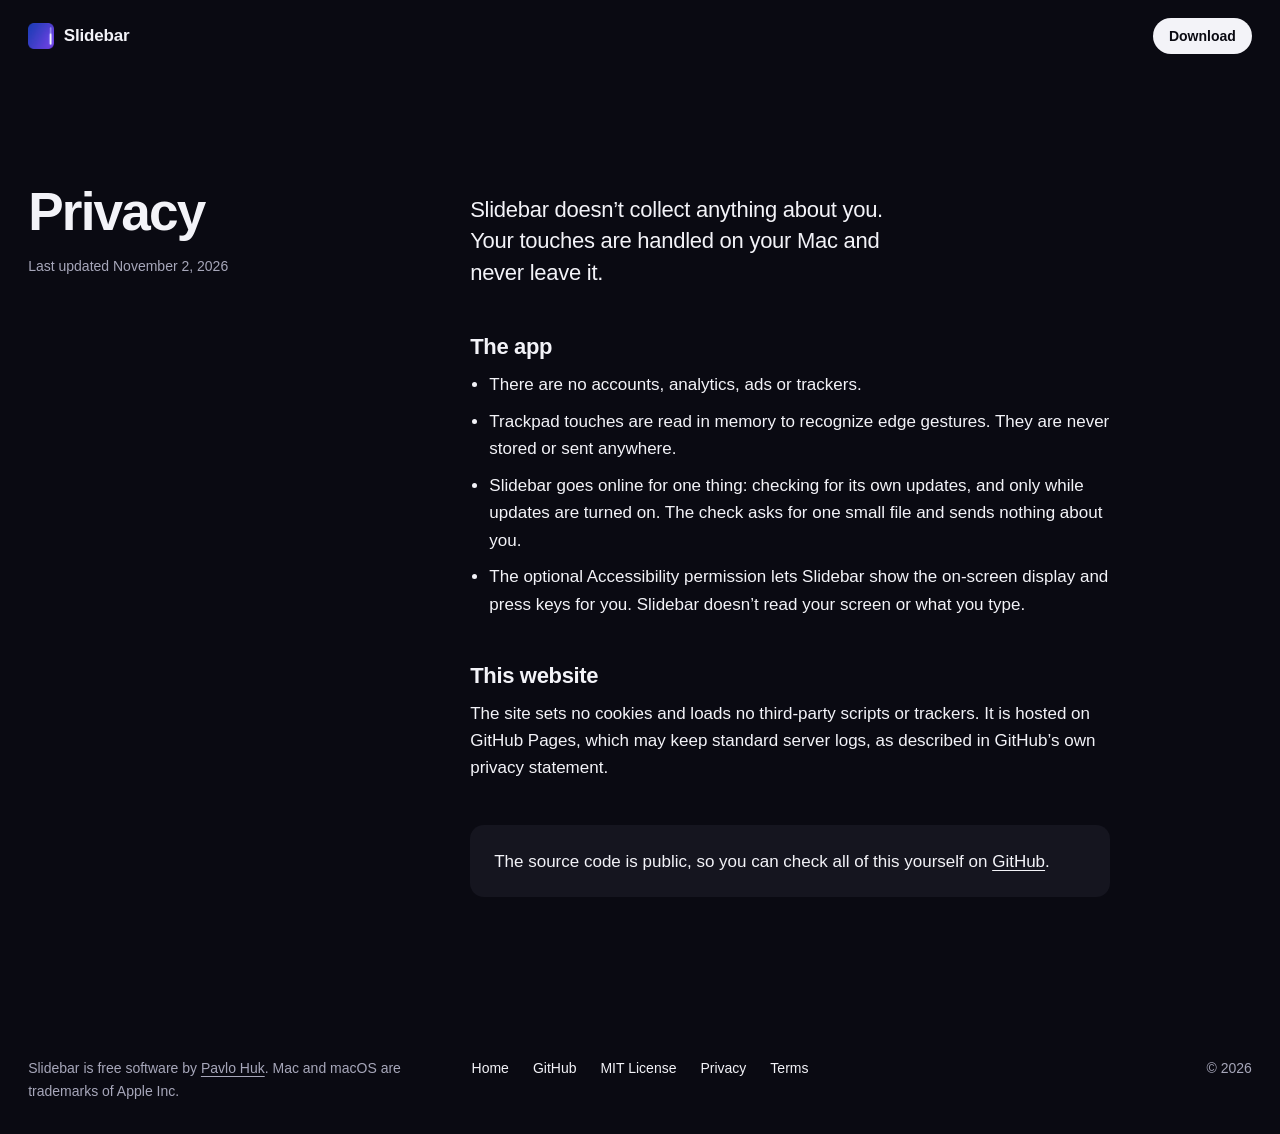
<file: website/privacy.html>
<!doctype html>
<html lang="en"><head><meta charset="utf-8"><meta name="viewport" content="width=device-width, initial-scale=1">
<title>Privacy · Slidebar</title>
<meta name="description" content="How Slidebar handles your data: no accounts, no analytics and no tracking. Your trackpad touches stay on your Mac.">
<link rel="canonical" href="https://hukpo.github.io/slidebar/privacy.html">
<meta property="og:type" content="website"><meta property="og:site_name" content="Slidebar"><meta property="og:title" content="Privacy · Slidebar"><meta property="og:description" content="How Slidebar handles your data: no accounts, no analytics and no tracking. Your trackpad touches stay on your Mac."><meta property="og:url" content="https://hukpo.github.io/slidebar/privacy.html"><meta property="og:image" content="https://hukpo.github.io/slidebar/img/og.png"><meta property="og:image:alt" content="The Slidebar icon beside its menu bar window."><meta name="twitter:card" content="summary_large_image">
<meta name="theme-color" content="#0a0a12"><meta name="color-scheme" content="dark"><link rel="icon" type="image/png" href="favicon.png"><link rel="apple-touch-icon" href="apple-touch-icon.png"><link rel="stylesheet" href="page.css"><script src="config.js"></script>
</head>
<body>
<div class="wrap"><nav class="nav" aria-label="Main"><a class="brand" href="index.html"><img src="img/badge-128.png" width="26" height="26" alt="">Slidebar</a><a class="button" href="index.html#get">Download</a></nav></div>
<main class="wrap">
  <header><h1>Privacy</h1><p class="updated">Last updated November 2, 2026</p></header>
  <article>
    <p class="lede">Slidebar doesn’t collect anything about you. Your touches are handled on your Mac and never leave it.</p>
    <section aria-labelledby="app"><h2 id="app">The app</h2>
      <ul>
        <li>There are no accounts, analytics, ads or trackers.</li>
        <li>Trackpad touches are read in memory to recognize edge gestures. They are never stored or sent anywhere.</li>
        <li>Slidebar goes online for one thing: checking for its own updates, and only while updates are turned on. The check asks for one small file and sends nothing about you.</li>
        <li>The optional Accessibility permission lets Slidebar show the on-screen display and press keys for you. Slidebar doesn’t read your screen or what you type.</li>
      </ul>
    </section>
    <section aria-labelledby="site"><h2 id="site">This website</h2>
      <p>The site sets no cookies and loads no third-party scripts or trackers. It is hosted on GitHub Pages, which may keep standard server logs, as described in GitHub’s own privacy statement.</p>
    </section>
    <p class="panel">The source code is public, so you can check all of this yourself on <a href="https://github.com/hukpo/slidebar">GitHub</a>.</p>
  </article>
</main>
<footer class="wrap foot"><p>Slidebar is free software by <a href="https://github.com/hukpo">Pavlo Huk</a>. Mac and macOS are trademarks of Apple&nbsp;Inc.</p><ul><li><a href="index.html">Home</a></li><li><a href="https://github.com/hukpo/slidebar">GitHub</a></li><li><a href="https://github.com/hukpo/slidebar/blob/main/LICENSE">MIT License</a></li><li><a href="privacy.html">Privacy</a></li><li><a href="terms.html">Terms</a></li><li class="contact-item" hidden><a class="contact-link" href="#">Contact</a></li></ul><p class="right">© 2026</p></footer>
<script>const c=window.SLIDEBAR||{};if(c.contactEmail)document.querySelectorAll(".contact-link").forEach(a=>{a.href="mailto:"+c.contactEmail;a.closest("li").hidden=false});</script>
</body></html>
</file>
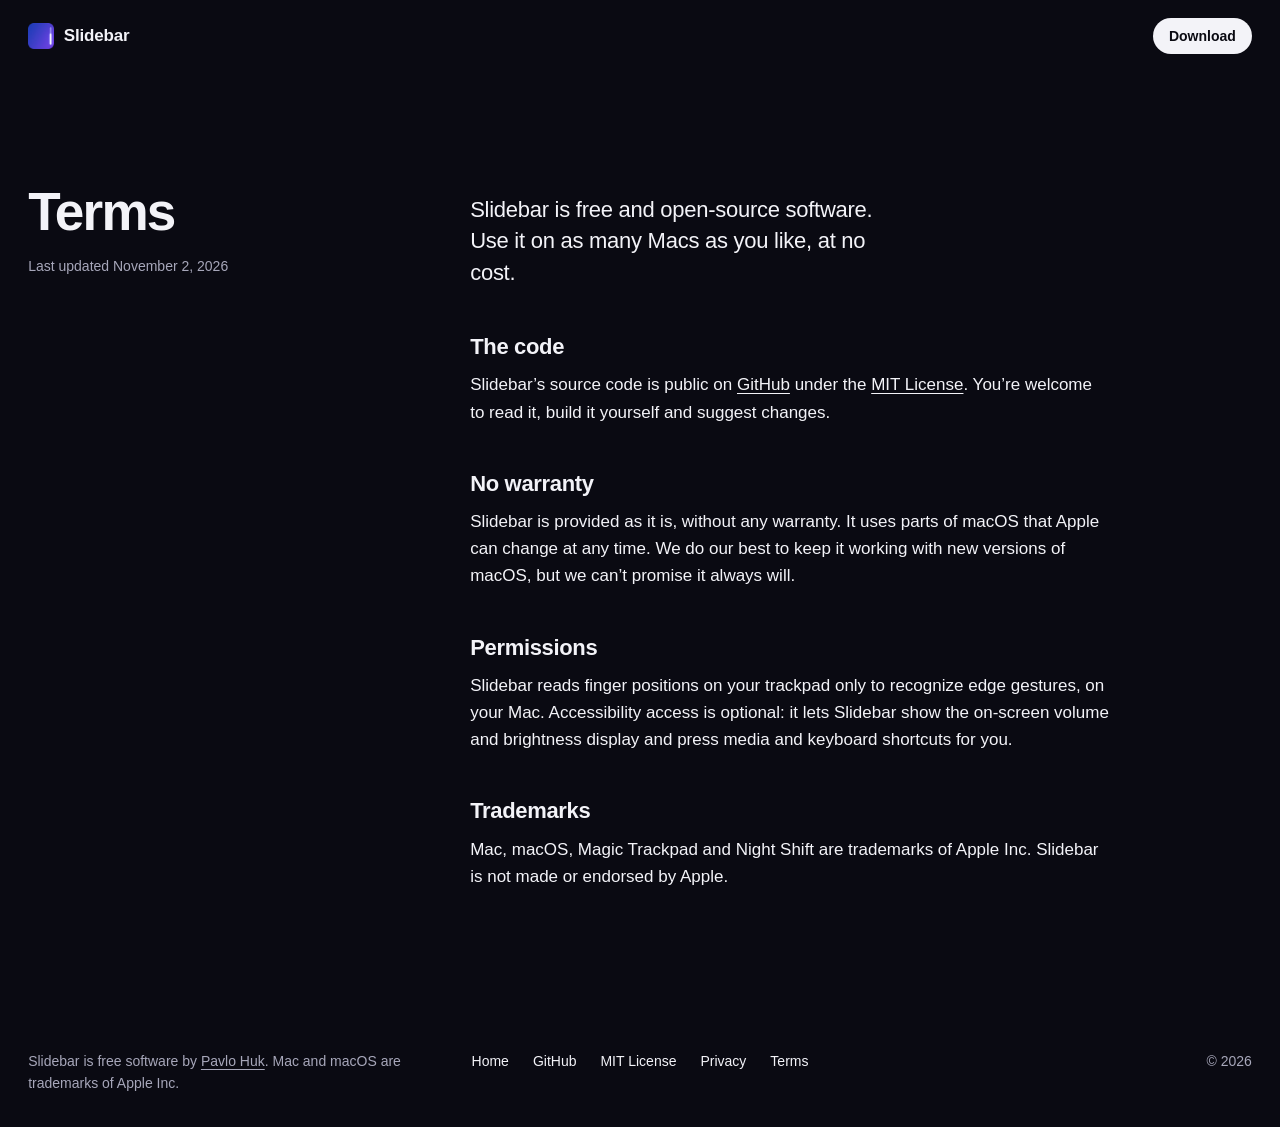
<file: website/terms.html>
<!doctype html>
<html lang="en"><head><meta charset="utf-8"><meta name="viewport" content="width=device-width, initial-scale=1">
<title>Terms · Slidebar</title>
<meta name="description" content="Terms of use for Slidebar, the free and open-source trackpad edge slider app for Mac, released under the MIT License.">
<link rel="canonical" href="https://hukpo.github.io/slidebar/terms.html">
<meta property="og:type" content="website"><meta property="og:site_name" content="Slidebar"><meta property="og:title" content="Terms · Slidebar"><meta property="og:description" content="Terms of use for Slidebar, the free and open-source trackpad edge slider app for Mac."><meta property="og:url" content="https://hukpo.github.io/slidebar/terms.html"><meta property="og:image" content="https://hukpo.github.io/slidebar/img/og.png"><meta property="og:image:alt" content="The Slidebar icon beside its menu bar window."><meta name="twitter:card" content="summary_large_image">
<meta name="theme-color" content="#0a0a12"><meta name="color-scheme" content="dark"><link rel="icon" type="image/png" href="favicon.png"><link rel="apple-touch-icon" href="apple-touch-icon.png"><link rel="stylesheet" href="page.css"><script src="config.js"></script>
</head>
<body>
<div class="wrap"><nav class="nav" aria-label="Main"><a class="brand" href="index.html"><img src="img/badge-128.png" width="26" height="26" alt="">Slidebar</a><a class="button" href="index.html#get">Download</a></nav></div>
<main class="wrap">
  <header><h1>Terms</h1><p class="updated">Last updated November 2, 2026</p></header>
  <article>
    <p class="lede">Slidebar is free and open-source software. Use it on as many Macs as you like, at no cost.</p>
    <section aria-labelledby="code"><h2 id="code">The code</h2>
      <p>Slidebar’s source code is public on <a href="https://github.com/hukpo/slidebar">GitHub</a> under the <a href="https://github.com/hukpo/slidebar/blob/main/LICENSE">MIT License</a>. You’re welcome to read it, build it yourself and suggest changes.</p>
    </section>
    <section aria-labelledby="warranty"><h2 id="warranty">No warranty</h2>
      <p>Slidebar is provided as it is, without any warranty. It uses parts of macOS that Apple can change at any time. We do our best to keep it working with new versions of macOS, but we can’t promise it always will.</p>
    </section>
    <section aria-labelledby="perm"><h2 id="perm">Permissions</h2>
      <p>Slidebar reads finger positions on your trackpad only to recognize edge gestures, on your Mac. Accessibility access is optional: it lets Slidebar show the on-screen volume and brightness display and press media and keyboard shortcuts for you.</p>
    </section>
    <section aria-labelledby="tm"><h2 id="tm">Trademarks</h2>
      <p>Mac, macOS, Magic Trackpad and Night Shift are trademarks of Apple Inc. Slidebar is not made or endorsed by Apple.</p>
    </section>
  </article>
</main>
<footer class="wrap foot"><p>Slidebar is free software by <a href="https://github.com/hukpo">Pavlo Huk</a>. Mac and macOS are trademarks of Apple&nbsp;Inc.</p><ul><li><a href="index.html">Home</a></li><li><a href="https://github.com/hukpo/slidebar">GitHub</a></li><li><a href="https://github.com/hukpo/slidebar/blob/main/LICENSE">MIT License</a></li><li><a href="privacy.html">Privacy</a></li><li><a href="terms.html">Terms</a></li><li class="contact-item" hidden><a class="contact-link" href="#">Contact</a></li></ul><p class="right">© 2026</p></footer>
<script>const c=window.SLIDEBAR||{};if(c.contactEmail)document.querySelectorAll(".contact-link").forEach(a=>{a.href="mailto:"+c.contactEmail;a.closest("li").hidden=false});</script>
</body></html>
</file>
<file: website/page.css>
/* Shared by privacy.html, terms.html and 404.html. Same tokens as the home page. */
:root {
  --bg: #0a0a12; --surface: #15151f; --surface-2: #1e1e2b; --ink: #f3f3f8; --muted: #a7a7ba; --accent: #4740cd;
  --font: -apple-system, BlinkMacSystemFont, "SF Pro Text", "Segoe UI", "Helvetica Neue", Arial, sans-serif;
  --font-display: -apple-system, BlinkMacSystemFont, "SF Pro Display", "Segoe UI", "Helvetica Neue", Arial, sans-serif;
  --step-small: 0.875rem;
  --step-body: clamp(1rem, 0.96rem + 0.18vw, 1.0625rem);
  --step-lead: clamp(1.1875rem, 1.1rem + 0.35vw, 1.375rem);
  --step-head: clamp(2.125rem, 1.4rem + 2.4vw, 3.5rem);
  --margin: clamp(1rem, 2.2vw, 2rem);
}
*, *::before, *::after { box-sizing: border-box; }
html { color-scheme: dark; -webkit-text-size-adjust: 100%; text-size-adjust: 100%; }
body { margin: 0; min-height: 100svh; display: flex; flex-direction: column; background: var(--bg); color: var(--ink); font-family: var(--font); font-size: var(--step-body); line-height: 1.6; -webkit-font-smoothing: antialiased; }
h1, h2, p, ul { margin: 0; }
a { color: inherit; text-decoration: underline; text-underline-offset: 0.2em; text-decoration-thickness: 0.07em; }
::selection { background: var(--accent); color: #fff; }
:focus-visible { outline: 2px solid #8f88ff; outline-offset: 3px; border-radius: 6px; }
.wrap { padding-inline: var(--margin); }

.nav { display: flex; align-items: center; justify-content: space-between; height: 4.5rem; }
.brand { display: inline-flex; align-items: center; gap: 0.6rem; font-weight: 650; letter-spacing: -0.01em; text-decoration: none; }
.brand img { width: 26px; height: 26px; }
.button { display: inline-flex; align-items: center; min-height: 2.25rem; padding: 0 1rem; border-radius: 999px; background: var(--ink); color: var(--bg); font-size: var(--step-small); font-weight: 600; text-decoration: none; transition: transform 140ms cubic-bezier(0.22, 1, 0.36, 1); }
.button:active { transform: scale(0.97); }
.button.big { min-height: 3rem; padding: 0 1.4rem; font-size: var(--step-body); }

main { flex: 1; display: grid; grid-template-columns: minmax(0, 1fr) minmax(0, 2fr); column-gap: clamp(1.5rem, 4vw, 4rem); padding-block: clamp(3rem, 9vw, 7rem) clamp(4rem, 10vw, 8rem); }
main > header { position: sticky; top: 2rem; align-self: start; }
h1 { font-family: var(--font-display); font-size: var(--step-head); font-weight: 650; line-height: 1.04; letter-spacing: -0.034em; text-wrap: balance; }
.updated { margin-top: 1rem; color: var(--muted); font-size: var(--step-small); }
.lede { font-size: var(--step-lead); line-height: 1.45; letter-spacing: -0.012em; max-width: 36ch; }
article { max-width: 40rem; }
article section { margin-top: 2.75rem; }
h2 { font-family: var(--font-display); font-size: var(--step-lead); font-weight: 650; letter-spacing: -0.015em; line-height: 1.3; }
article p, article li { margin-top: 0.6rem; }
article ul { padding-left: 1.2rem; }
.panel { margin-top: 2.75rem; padding: 1.4rem 1.5rem; border-radius: 14px; background: var(--surface); }

.lost { grid-template-columns: minmax(0, 1fr) minmax(0, 1fr); align-items: center; }
.lost-icon { justify-self: center; width: min(100%, 420px); height: auto; }
.lost h1 { font-size: clamp(2.75rem, 1.6rem + 4.4vw, 5.5rem); line-height: 1; letter-spacing: -0.042em; max-width: 12ch; }
.lost p { margin-top: 1.5rem; max-width: 40ch; font-size: var(--step-lead); line-height: 1.45; }
.lost .actions { margin-top: 2rem; display: flex; flex-wrap: wrap; gap: 0.75rem 1.5rem; align-items: center; }

.foot { display: grid; grid-template-columns: 1fr auto 1fr; gap: 0.5rem 2rem; align-items: baseline; padding-block: 2rem; font-size: var(--step-small); color: var(--muted); }
.foot ul { list-style: none; padding: 0; display: flex; flex-wrap: wrap; gap: 0.5rem 1.5rem; }
.foot ul a { color: var(--ink); text-decoration-color: transparent; transition: text-decoration-color 180ms ease; }
.foot ul a:hover { text-decoration-color: currentColor; }
.foot .right { justify-self: end; }

@media (max-width: 47.99em) {
  main, .lost { grid-template-columns: 1fr; }
  .lost-icon { width: 160px; justify-self: start; margin-top: 3rem; order: -1; }
  main > header { position: static; margin-bottom: 1rem; }
  .foot { grid-template-columns: 1fr; }
  .foot .right { justify-self: start; }
}
@media (prefers-reduced-motion: reduce) { .button { transition: none; } }
</file>
